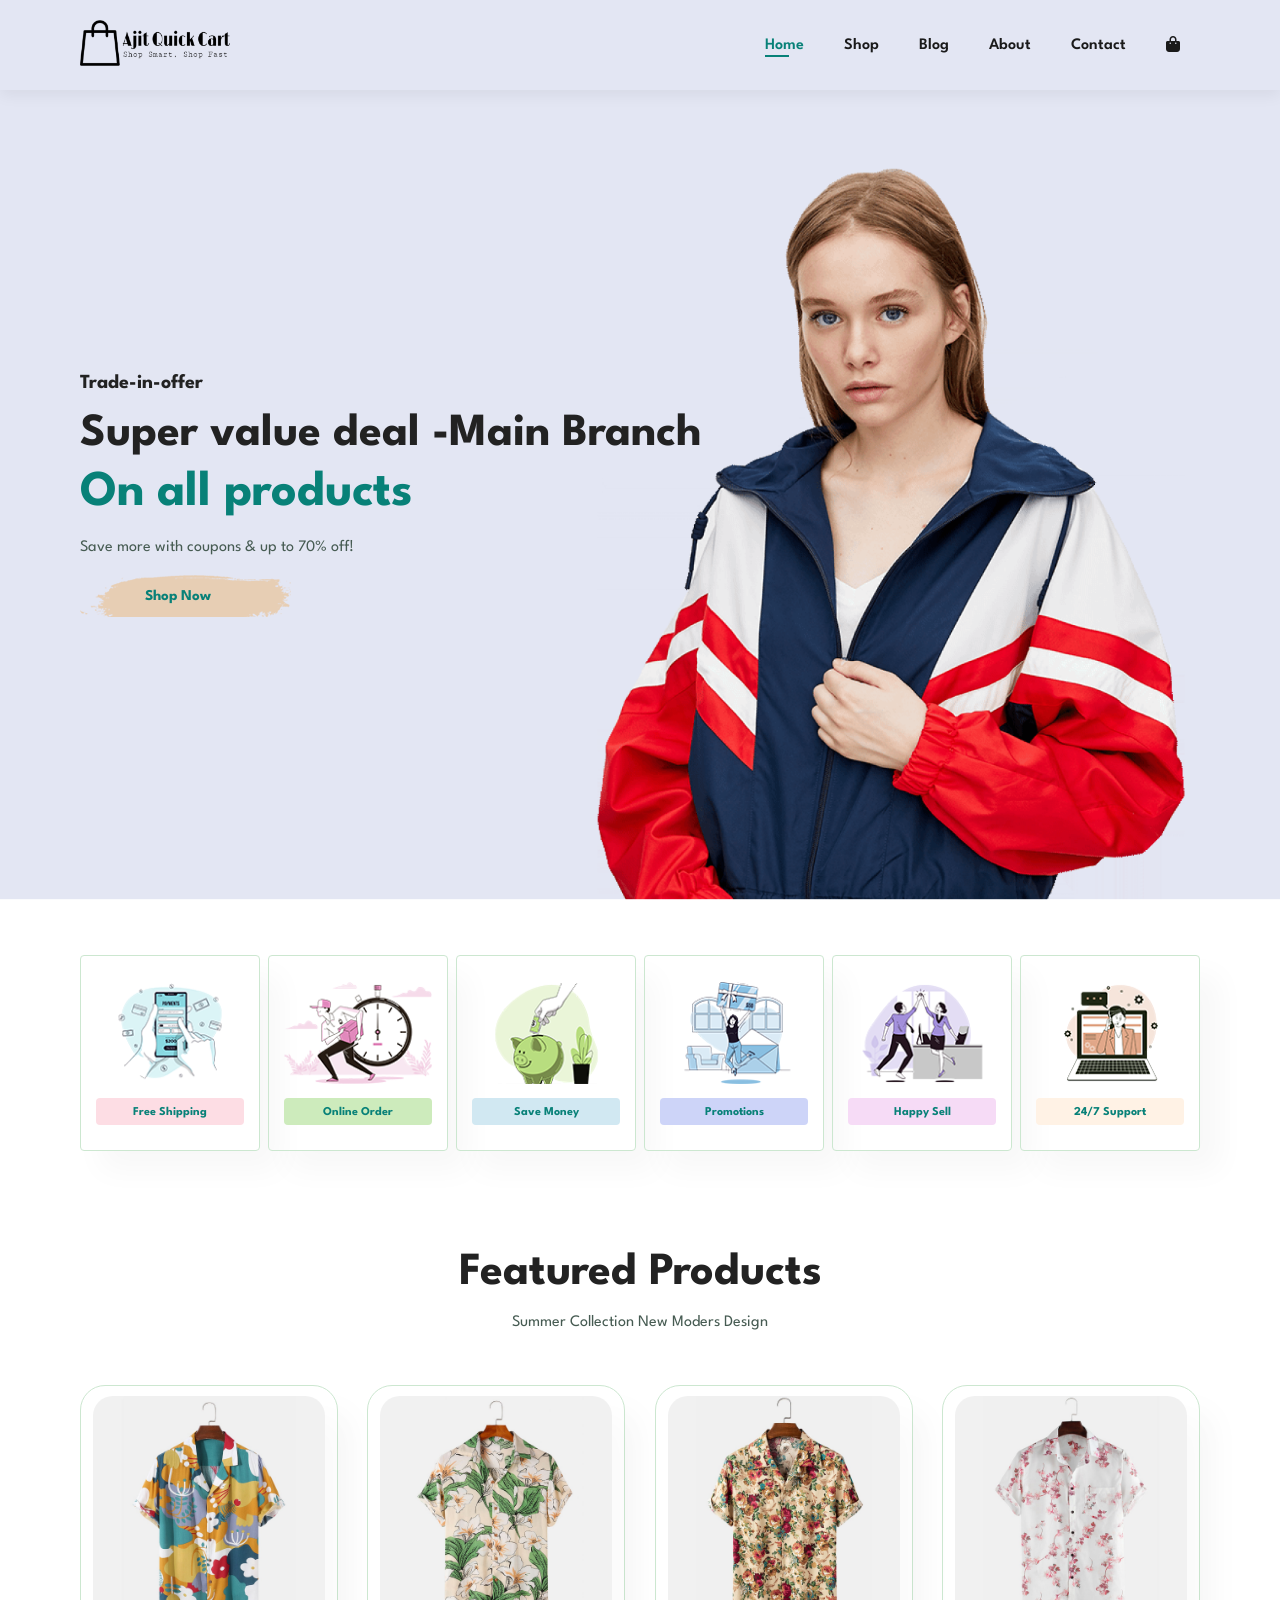
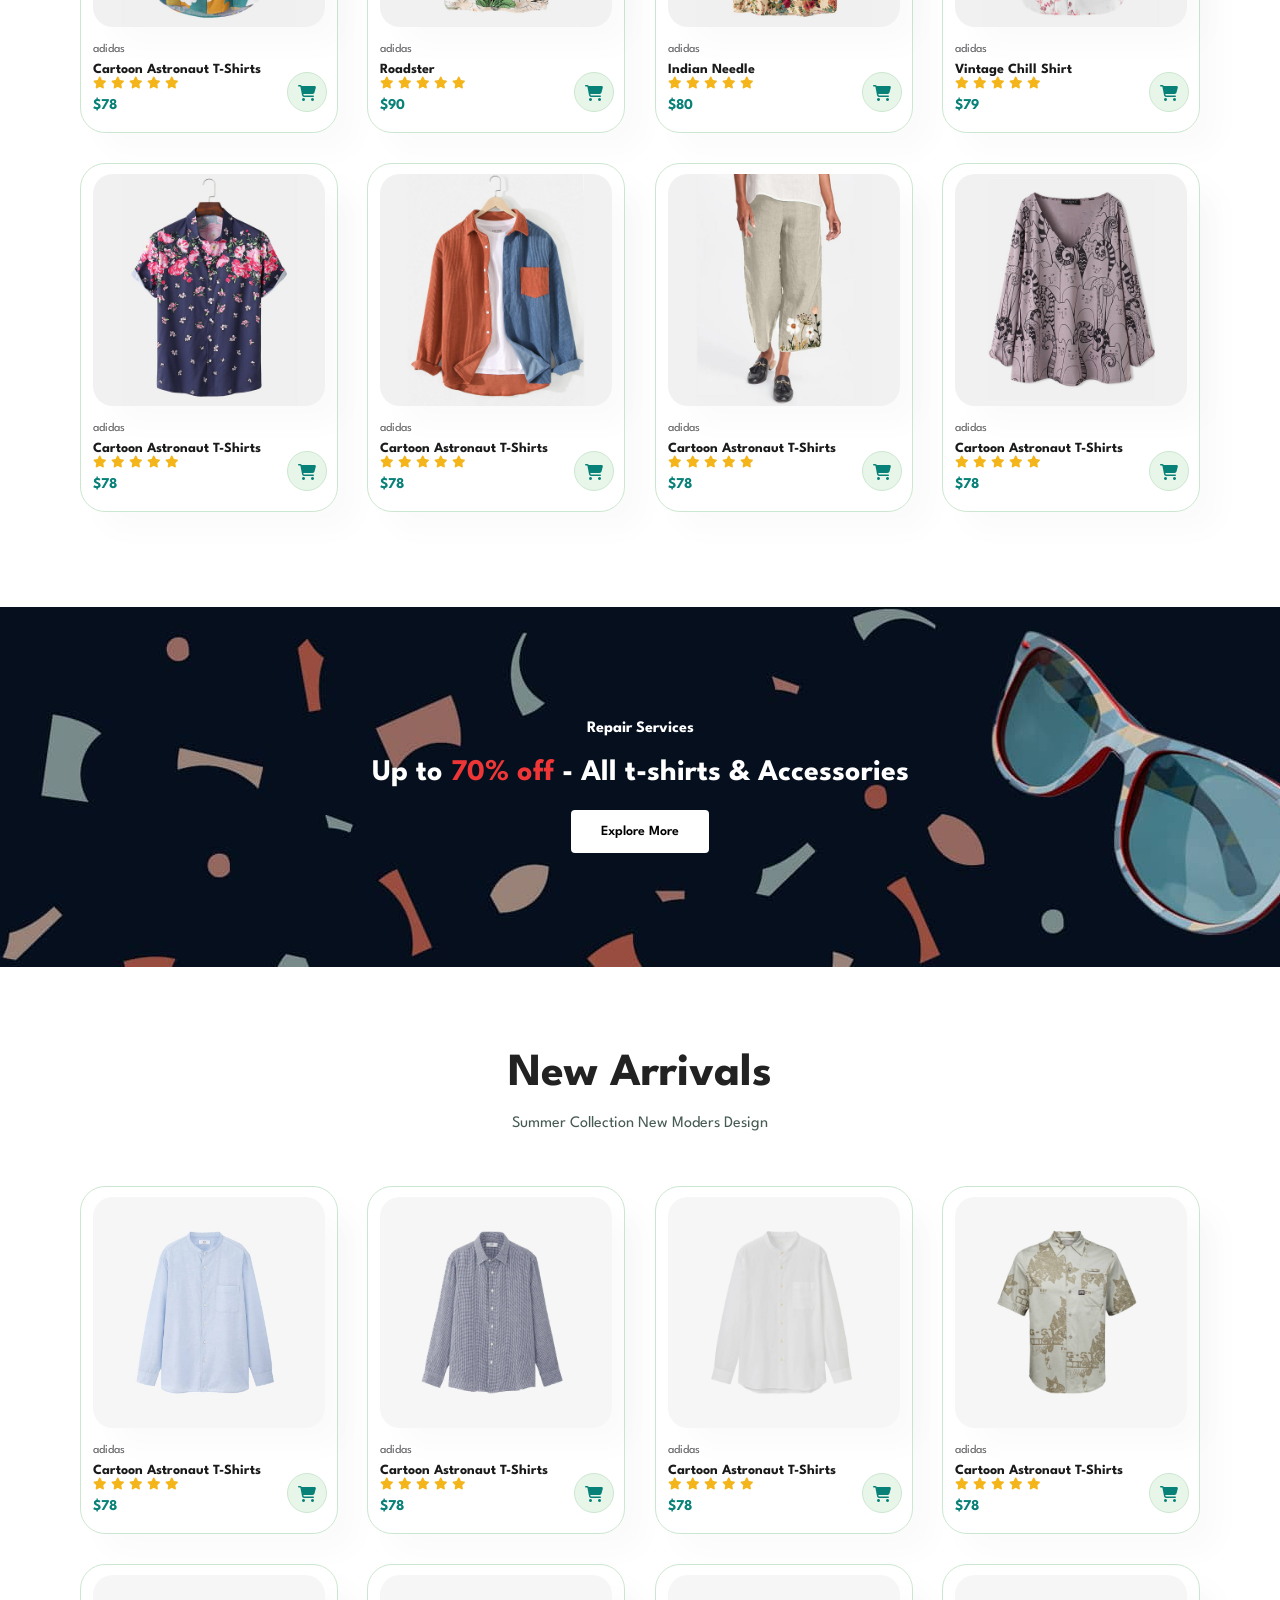
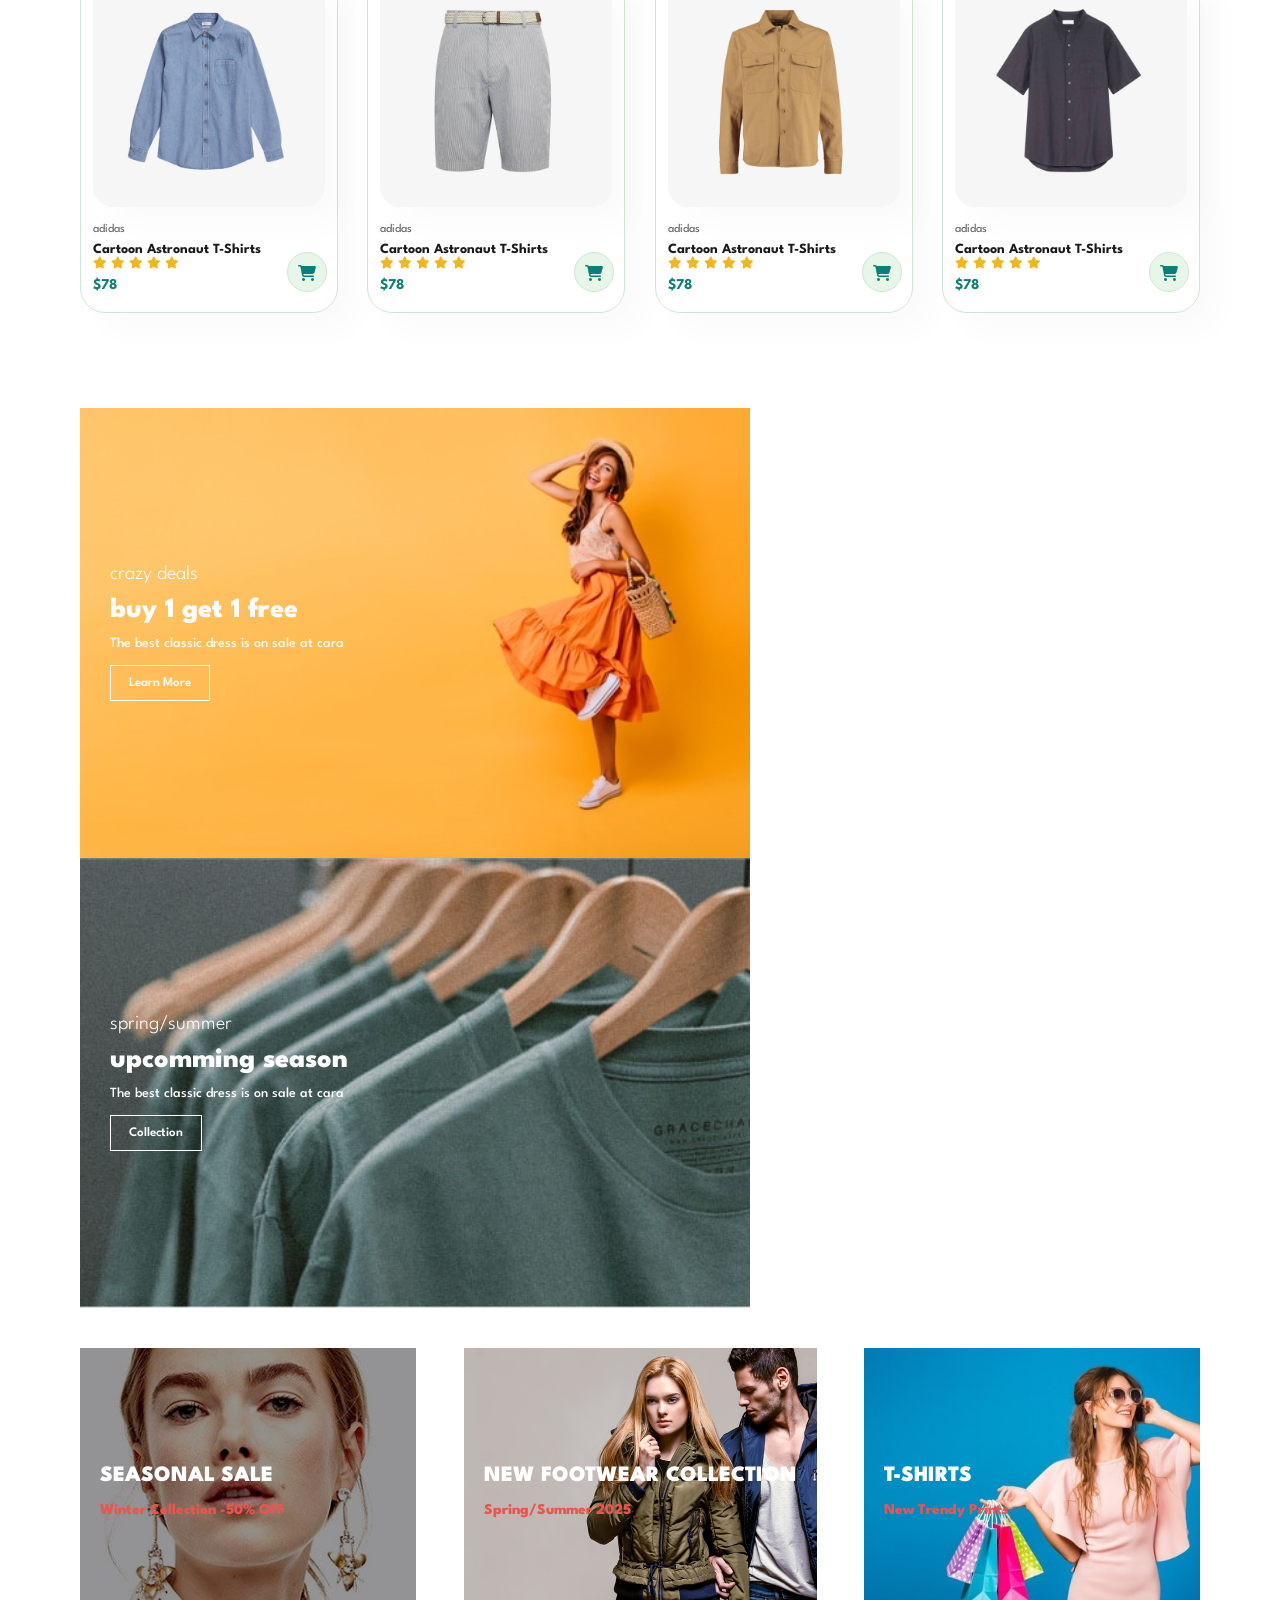
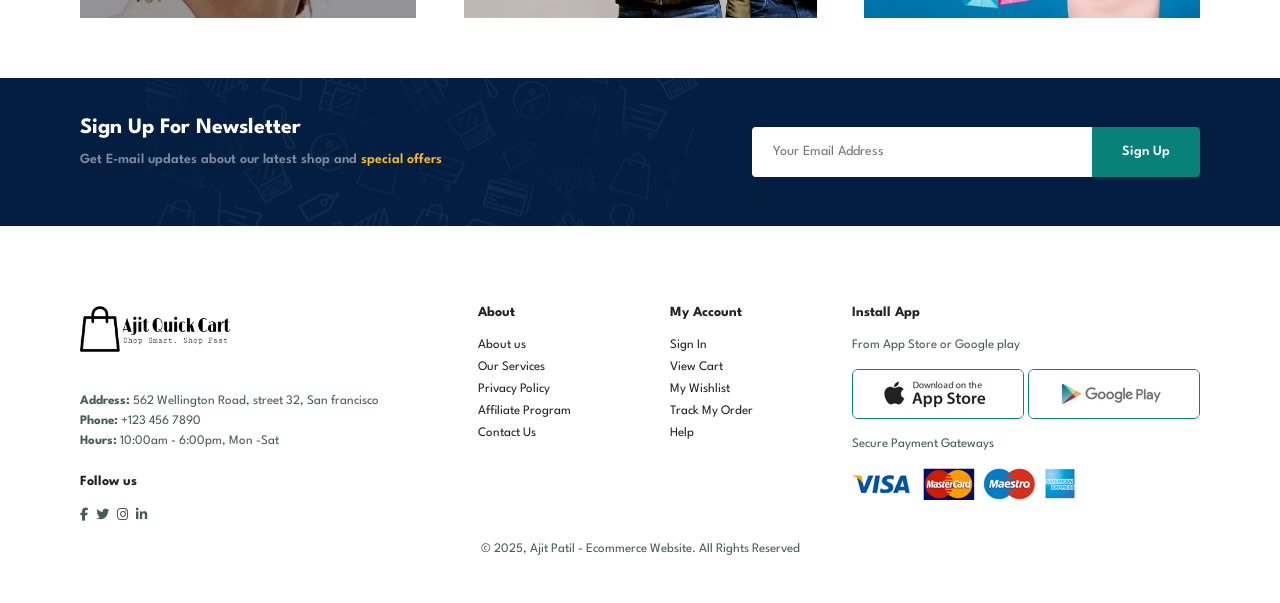
<file: index.html>
<!doctype html>
<html lang="en">
  <head>
    <meta charset="UTF-8" />
    <meta http-equiv="X-UA-Compatible" content="IE=edge" />
    <meta name="viewport" content="width=device-width, initial-scale=1.0" />
    <title>Ajit Quick Cart Ecommerce Website</title>
    <link
      href="https://cdnjs.cloudflare.com/ajax/libs/font-awesome/6.5.0/css/all.min.css"
      rel="stylesheet"
    />

    <link rel="stylesheet" href="style.css" />
    <link rel="icon" href="icon.svg" />
  </head>

  <body>
    <section id="header">
      <a href="index.html"
        ><img src="Quick cart.png" alt="" class="logo" width="150px"
      /></a>
      <div>
        <ul id="navbar">
          <li><a class="active" href="index.html">Home</a></li>
          <li><a href="shop.html">Shop</a></li>
          <li><a href="blog.html">Blog</a></li>
          <li><a href="about.html">About</a></li>
          <li><a href="contact.html">Contact</a></li>
          <li id="lg-bag">
            <a href="cart.html"><i class="fa-solid fa-bag-shopping"></i></a>
          </li>
          <a href="#" id="close"><i class="fa-solid fa-xmark"></i></a>
        </ul>
      </div>
      <div id="mobile">
        <a href=""><i class="fa-solid fa-bag-shopping"></i></a>
        <i id="bar" class="fas fa-outdent"></i>
      </div>
    </section>
    <section id="hero">
      <h4>Trade-in-offer</h4>
      <h2>Super value deal -Main Branch</h2>
      <h1>On all products</h1>
      <p>Save more with coupons & up to 70% off!</p>
      <a href="shop.html"> <button>Shop Now</button></a>
    </section>
    <section id="feature" class="section-p1">
      <div class="fe-box">
        <img src="img/features/f1.png" alt="" />
        <h6>Free Shipping</h6>
      </div>
      <div class="fe-box">
        <img src="img/features/f2.png" alt="" />
        <h6>Online Order</h6>
      </div>
      <div class="fe-box">
        <img src="img/features/f3.png" alt="" />
        <h6>Save Money</h6>
      </div>
      <div class="fe-box">
        <img src="img/features/f4.png" alt="" />
        <h6>Promotions</h6>
      </div>
      <div class="fe-box">
        <img src="img/features/f5.png" alt="" />
        <h6>Happy Sell</h6>
      </div>
      <div class="fe-box">
        <img src="img/features/f6.png" alt="" />
        <h6>24/7 Support</h6>
      </div>
    </section>
    <section id="product1" class="section-p1">
      <h2>Featured Products</h2>
      <p>Summer Collection New Moders Design</p>
      <div class="pro-container">
        <div class="pro">
          <img src="img/products/f1.jpg" alt="" />
          <div class="des">
            <span>adidas</span>
            <h5>Cartoon Astronaut T-Shirts</h5>
            <div class="star">
              <i class="fas fa-star"></i>
              <i class="fas fa-star"></i>
              <i class="fas fa-star"></i>
              <i class="fas fa-star"></i>
              <i class="fas fa-star"></i>
            </div>
            <h4>$78</h4>
          </div>
          <a
            href="#"
            class="add-to-cart"
            data-product-id="1"
            data-product-name="Cartoon Astronaut T-Shirts"
            data-product-price="78"
            data-product-image="img/products/f1.jpg"
          >
            <i class="fa-regular fa-cart-shopping cart"></i>
          </a>
        </div>
        <div class="pro">
          <img src="img/products/f2.jpg" alt="" />
          <div class="des">
            <span>adidas</span>
            <h5>Roadster</h5>
            <div class="star">
              <i class="fas fa-star"></i>
              <i class="fas fa-star"></i>
              <i class="fas fa-star"></i>
              <i class="fas fa-star"></i>
              <i class="fas fa-star"></i>
            </div>
            <h4>$90</h4>
          </div>
          <a
            href="#"
            class="add-to-cart"
            data-product-id="2"
            data-product-name="Roadster"
            data-product-price="90"
            data-product-image="img/products/f2.jpg"
            ><i class="fa-regular fa-cart-shopping cart"></i
          ></a>
        </div>
        <div class="pro">
          <img src="img/products/f3.jpg" alt="" />
          <div class="des">
            <span>adidas</span>
            <h5>Indian Needle</h5>
            <div class="star">
              <i class="fas fa-star"></i>
              <i class="fas fa-star"></i>
              <i class="fas fa-star"></i>
              <i class="fas fa-star"></i>
              <i class="fas fa-star"></i>
            </div>
            <h4>$80</h4>
          </div>
          <a
            href="#"
            class="add-to-cart"
            data-product-id="3"
            data-product-name="Indian Needle"
            data-product-price="80"
            data-product-image="img/products/f3.jpg"
            ><i class="fa-regular fa-cart-shopping cart"></i
          ></a>
        </div>
        <div class="pro">
          <img src="img/products/f4.jpg" alt="" />
          <div class="des">
            <span>adidas</span>
            <h5>Vintage Chill Shirt</h5>
            <div class="star">
              <i class="fas fa-star"></i>
              <i class="fas fa-star"></i>
              <i class="fas fa-star"></i>
              <i class="fas fa-star"></i>
              <i class="fas fa-star"></i>
            </div>
            <h4>$79</h4>
          </div>
          <a
            href="#"
            class="add-to-cart"
            data-product-id="4"
            data-product-name="Vintage Chill Shirt"
            data-product-price="79"
            data-product-image="img/products/f4.jpg"
            ><i class="fa-regular fa-cart-shopping cart"></i
          ></a>
        </div>
        <div class="pro">
          <img src="img/products/f5.jpg" alt="" />
          <div class="des">
            <span>adidas</span>
            <h5>Cartoon Astronaut T-Shirts</h5>
            <div class="star">
              <i class="fas fa-star"></i>
              <i class="fas fa-star"></i>
              <i class="fas fa-star"></i>
              <i class="fas fa-star"></i>
              <i class="fas fa-star"></i>
            </div>
            <h4>$78</h4>
          </div>
          <a
            href="#"
            class="add-to-cart"
            data-product-id="5"
            data-product-name="Cartoon Astronaut T-Shirts"
            data-product-price="78"
            data-product-image="img/products/f5.jpg"
            ><i class="fa-regular fa-cart-shopping cart"></i
          ></a>
        </div>
        <div class="pro">
          <img src="img/products/f6.jpg" alt="" />
          <div class="des">
            <span>adidas</span>
            <h5>Cartoon Astronaut T-Shirts</h5>
            <div class="star">
              <i class="fas fa-star"></i>
              <i class="fas fa-star"></i>
              <i class="fas fa-star"></i>
              <i class="fas fa-star"></i>
              <i class="fas fa-star"></i>
            </div>
            <h4>$78</h4>
          </div>
          <a
            href="#"
            class="add-to-cart"
            data-product-id="6"
            data-product-name="Cartoon Astronaut T-Shirts"
            data-product-price="78"
            data-product-image="img/products/f6.jpg"
            ><i class="fa-regular fa-cart-shopping cart"></i
          ></a>
        </div>
        <div class="pro">
          <img src="img/products/f7.jpg" alt="" />
          <div class="des">
            <span>adidas</span>
            <h5>Cartoon Astronaut T-Shirts</h5>
            <div class="star">
              <i class="fas fa-star"></i>
              <i class="fas fa-star"></i>
              <i class="fas fa-star"></i>
              <i class="fas fa-star"></i>
              <i class="fas fa-star"></i>
            </div>
            <h4>$78</h4>
          </div>
          <a
            href="#"
            class="add-to-cart"
            data-product-id="7"
            data-product-name="Cartoon Astronaut T-Shirts"
            data-product-price="78"
            data-product-image="img/products/f7.jpg"
            ><i class="fa-regular fa-cart-shopping cart"></i
          ></a>
        </div>
        <div class="pro">
          <img src="img/products/f8.jpg" alt="" />
          <div class="des">
            <span>adidas</span>
            <h5>Cartoon Astronaut T-Shirts</h5>
            <div class="star">
              <i class="fas fa-star"></i>
              <i class="fas fa-star"></i>
              <i class="fas fa-star"></i>
              <i class="fas fa-star"></i>
              <i class="fas fa-star"></i>
            </div>
            <h4>$78</h4>
          </div>
          <a
            href="#"
            class="add-to-cart"
            data-product-id="8"
            data-product-name="Cartoon Astronaut T-Shirts"
            data-product-price="78"
            data-product-image="img/products/f8.jpg"
            ><i class="fa-regular fa-cart-shopping cart"></i
          ></a>
        </div>
      </div>
    </section>
    <section id="banner" class="section-m1">
      <h4>Repair Services</h4>
      <h2>Up to <span>70% off</span> - All t-shirts & Accessories</h2>
      <a href="shop.html"><button class="normal">Explore More</button></a>
    </section>
    <section id="product1" class="section-p1">
      <h2>New Arrivals</h2>
      <p>Summer Collection New Moders Design</p>
      <div class="pro-container">
        <div class="pro">
          <img src="img/products/n1.jpg" alt="" />
          <div class="des">
            <span>adidas</span>
            <h5>Cartoon Astronaut T-Shirts</h5>
            <div class="star">
              <i class="fas fa-star"></i>
              <i class="fas fa-star"></i>
              <i class="fas fa-star"></i>
              <i class="fas fa-star"></i>
              <i class="fas fa-star"></i>
            </div>
            <h4>$78</h4>
          </div>
          <a href="#"><i class="fa-regular fa-cart-shopping cart"></i></a>
        </div>
        <div class="pro">
          <img src="img/products/n2.jpg" alt="" />
          <div class="des">
            <span>adidas</span>
            <h5>Cartoon Astronaut T-Shirts</h5>
            <div class="star">
              <i class="fas fa-star"></i>
              <i class="fas fa-star"></i>
              <i class="fas fa-star"></i>
              <i class="fas fa-star"></i>
              <i class="fas fa-star"></i>
            </div>
            <h4>$78</h4>
          </div>
          <a href="#"><i class="fa-regular fa-cart-shopping cart"></i></a>
        </div>
        <div class="pro">
          <img src="img/products/n3.jpg" alt="" />
          <div class="des">
            <span>adidas</span>
            <h5>Cartoon Astronaut T-Shirts</h5>
            <div class="star">
              <i class="fas fa-star"></i>
              <i class="fas fa-star"></i>
              <i class="fas fa-star"></i>
              <i class="fas fa-star"></i>
              <i class="fas fa-star"></i>
            </div>
            <h4>$78</h4>
          </div>
          <a href="#"><i class="fa-regular fa-cart-shopping cart"></i></a>
        </div>
        <div class="pro">
          <img src="img/products/n4.jpg" alt="" />
          <div class="des">
            <span>adidas</span>
            <h5>Cartoon Astronaut T-Shirts</h5>
            <div class="star">
              <i class="fas fa-star"></i>
              <i class="fas fa-star"></i>
              <i class="fas fa-star"></i>
              <i class="fas fa-star"></i>
              <i class="fas fa-star"></i>
            </div>
            <h4>$78</h4>
          </div>
          <a href="#"><i class="fa-regular fa-cart-shopping cart"></i></a>
        </div>
        <div class="pro">
          <img src="img/products/n5.jpg" alt="" />
          <div class="des">
            <span>adidas</span>
            <h5>Cartoon Astronaut T-Shirts</h5>
            <div class="star">
              <i class="fas fa-star"></i>
              <i class="fas fa-star"></i>
              <i class="fas fa-star"></i>
              <i class="fas fa-star"></i>
              <i class="fas fa-star"></i>
            </div>
            <h4>$78</h4>
          </div>
          <a href="#"><i class="fa-regular fa-cart-shopping cart"></i></a>
        </div>
        <div class="pro">
          <img src="img/products/n6.jpg" alt="" />
          <div class="des">
            <span>adidas</span>
            <h5>Cartoon Astronaut T-Shirts</h5>
            <div class="star">
              <i class="fas fa-star"></i>
              <i class="fas fa-star"></i>
              <i class="fas fa-star"></i>
              <i class="fas fa-star"></i>
              <i class="fas fa-star"></i>
            </div>
            <h4>$78</h4>
          </div>
          <a href="#"><i class="fa-regular fa-cart-shopping cart"></i></a>
        </div>
        <div class="pro">
          <img src="img/products/n7.jpg" alt="" />
          <div class="des">
            <span>adidas</span>
            <h5>Cartoon Astronaut T-Shirts</h5>
            <div class="star">
              <i class="fas fa-star"></i>
              <i class="fas fa-star"></i>
              <i class="fas fa-star"></i>
              <i class="fas fa-star"></i>
              <i class="fas fa-star"></i>
            </div>
            <h4>$78</h4>
          </div>
          <a href="#"><i class="fa-regular fa-cart-shopping cart"></i></a>
        </div>
        <div class="pro">
          <img src="img/products/n8.jpg" alt="" />
          <div class="des">
            <span>adidas</span>
            <h5>Cartoon Astronaut T-Shirts</h5>
            <div class="star">
              <i class="fas fa-star"></i>
              <i class="fas fa-star"></i>
              <i class="fas fa-star"></i>
              <i class="fas fa-star"></i>
              <i class="fas fa-star"></i>
            </div>
            <h4>$78</h4>
          </div>
          <a href="#"><i class="fa-regular fa-cart-shopping cart"></i></a>
        </div>
      </div>
    </section>
    <section id="sm-banner" class="section-p1">
      <div class="banner-box">
        <h4>crazy deals</h4>
        <h2>buy 1 get 1 free</h2>
        <span>The best classic dress is on sale at cara</span>
        <button class="white">Learn More</button>
      </div>
      <div class="banner-box banner-box2">
        <h4>spring/summer</h4>
        <h2>upcomming season</h2>
        <span>The best classic dress is on sale at cara</span>
        <button class="white">Collection</button>
      </div>
    </section>
    <section id="banner3">
      <div class="banner-box">
        <h2>SEASONAL SALE</h2>
        <h3>Winter Collection -50% OFF</h3>
      </div>
      <div class="banner-box banner-box2">
        <h2>NEW FOOTWEAR COLLECTION</h2>
        <h3>Spring/Summer 2025</h3>
      </div>
      <div class="banner-box banner-box3">
        <h2>T-SHIRTS</h2>
        <h3>New Trendy Prints</h3>
      </div>
    </section>
    <section id="newsletter" class="section-p1 section-m1">
      <div class="newstext">
        <h4>Sign Up For Newsletter</h4>
        <p>
          Get E-mail updates about our latest shop and
          <span>special offers</span>
        </p>
      </div>
      <div class="form">
        <input type="text" placeholder="Your Email Address" />
        <button class="normal">Sign Up</button>
      </div>
    </section>
    <footer class="section-p1">
      <div class="col">
        <a href="index.html"
          ><img src="Quick cart.png" alt="" class="logo" width="150px"
        /></a>
        <p>
          <strong>Address: </strong>562 Wellington Road, street 32, San
          francisco
        </p>
        <p><strong>Phone: </strong>+123 456 7890</p>
        <p><strong>Hours: </strong> 10:00am - 6:00pm, Mon -Sat</p>
        <div class="follow">
          <h4>Follow us</h4>
          <div class="icon">
            <a href="#"><i class="fab fa-facebook-f"></i></a>
            <a href="#"><i class="fab fa-twitter"></i></a>
            <a href="#"><i class="fab fa-instagram"></i></a>
            <a href="#"><i class="fab fa-linkedin-in"></i></a>
          </div>
        </div>
      </div>
      <div class="col">
        <h4>About</h4>
        <a href="./about.html">About us</a>
        <a href="shop.html">Our Services</a>
        <a href="contact.html">Privacy Policy</a>
        <a href="blog.html">Affiliate Program</a>
        <a href="contact.html">Contact Us</a>
      </div>
      <div class="col">
        <h4>My Account</h4>
        <a href="#">Sign In</a>
        <a href="cart.html">View Cart</a>
        <a href="#">My Wishlist</a>
        <a href="cart.html">Track My Order</a>
        <a href="contact.html">Help</a>
      </div>
      <div class="col install">
        <h4>Install App</h4>
        <p>From App Store or Google play</p>
        <div class="row">
          <a href="#"><img src="./img/pay/app.jpg" alt="app-store" /></a>
          <a href="#"><img src="./img/pay/play.jpg" alt="play-store" /></a>
        </div>
        <p>Secure Payment Gateways</p>
        <img src="img/pay/pay.png" alt="payment" />
      </div>
      <div class="copyright">
        <p>&copy; 2025, Ajit Patil - Ecommerce Website. All Rights Reserved</p>
      </div>
    </footer>

    <script src="script.js"></script>
  </body>
</html>
</file>
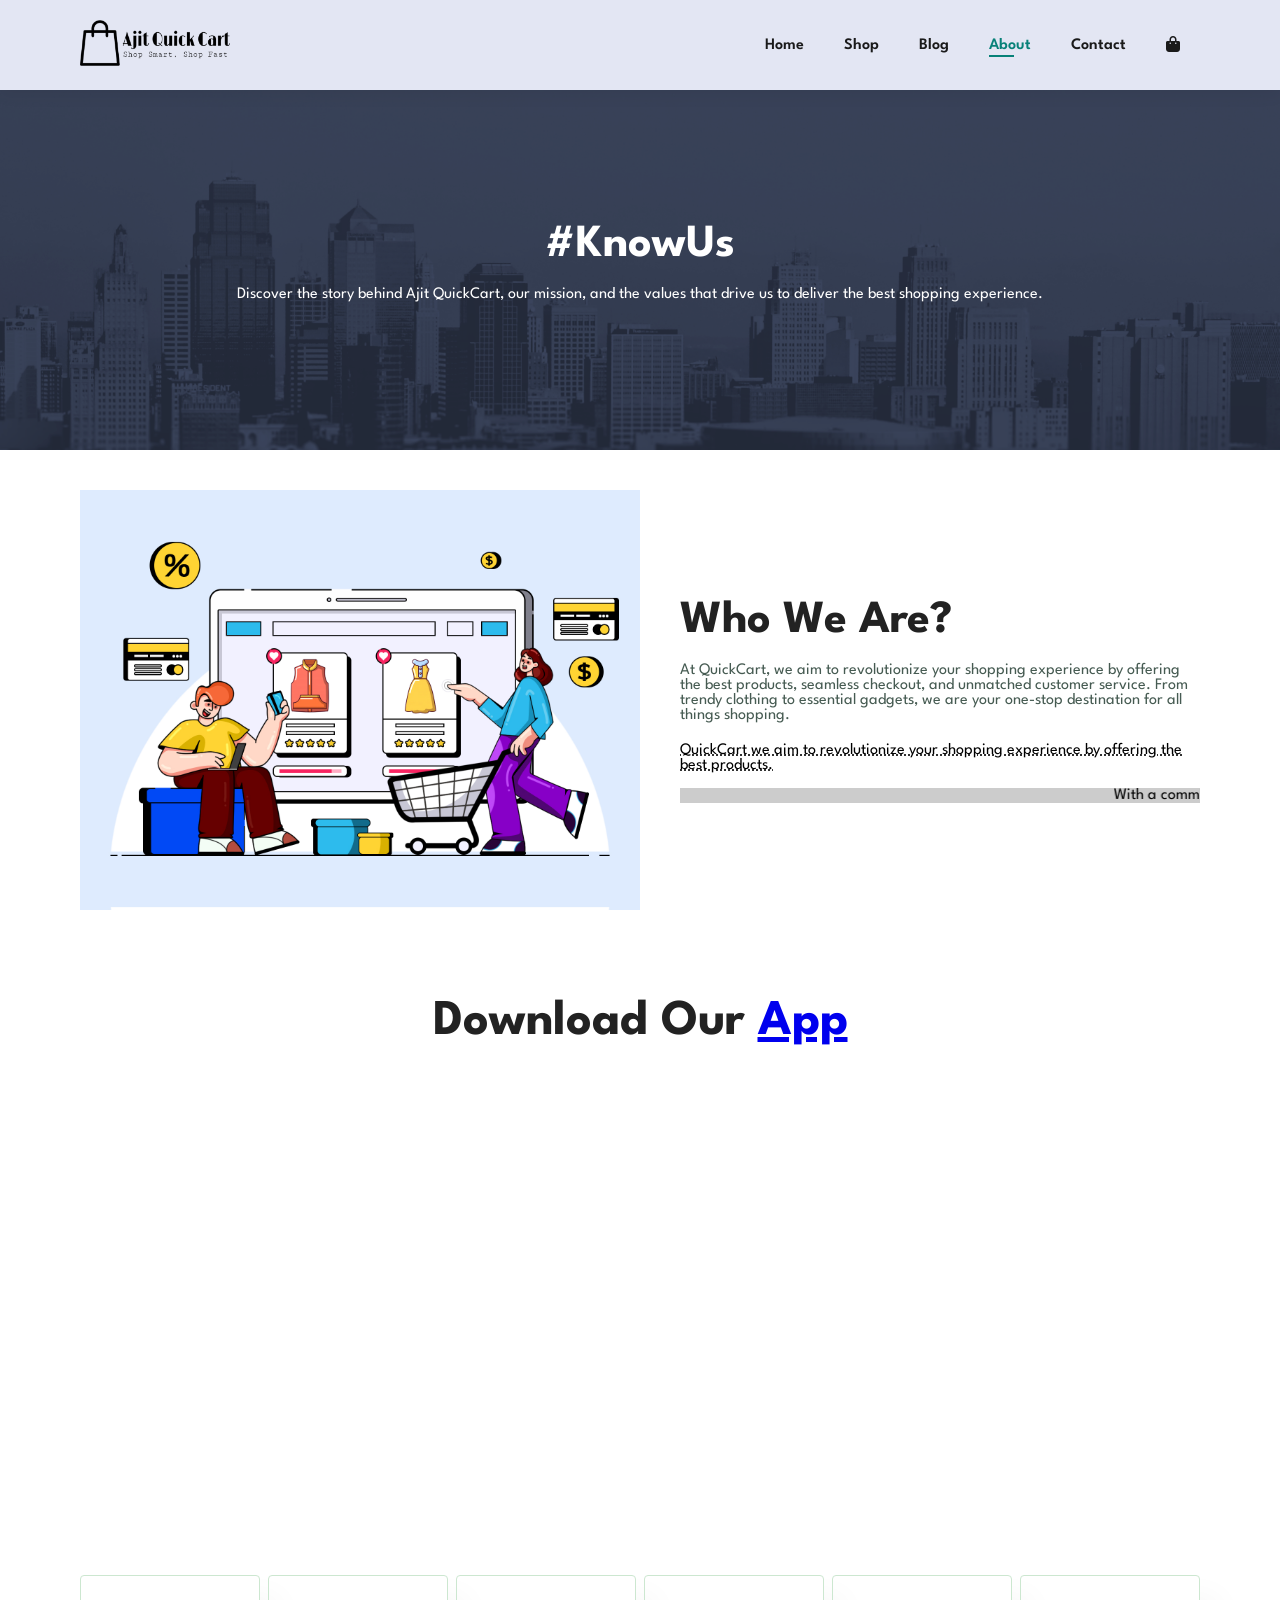
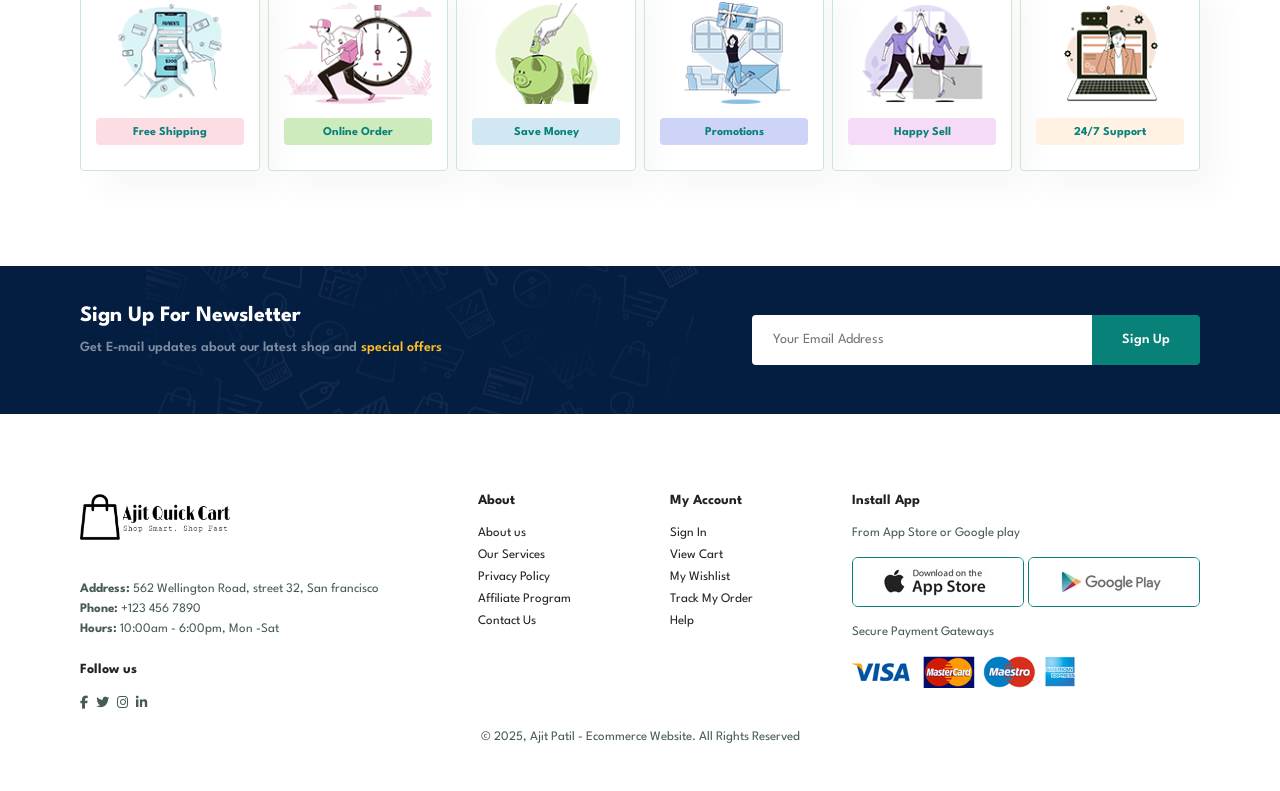
<file: about.html>
<!DOCTYPE html>
<html lang="en">

<head>
  <meta charset="UTF-8" />
  <meta http-equiv="X-UA-Compatible" content="IE=edge" />
  <meta name="viewport" content="width=device-width, initial-scale=1.0" />
  <title>Ecommerce Website</title>
  <link href="https://cdnjs.cloudflare.com/ajax/libs/font-awesome/6.5.0/css/all.min.css" rel="stylesheet" />

  <link rel="stylesheet" href="style.css" />
</head>

<body>
  <section id="header">
    <a href="index.html"><img src="Quick cart.png" alt="" class="logo" width="150px" /></a>
    <div>
      <ul id="navbar">
        <li><a href="index.html">Home</a></li>
        <li><a href="shop.html">Shop</a></li>
        <li><a href="blog.html">Blog</a></li>
        <li><a class="active" href="about.html">About</a></liclass="active">
        <li><a href="contact.html">Contact</a></li>
        <li id="lg-bag">
          <a href="cart.html"><i class="fa-solid fa-bag-shopping"></i></a>
        </li>
        <a href="#" id="close"><i class="fa-solid fa-xmark"></i></a>
      </ul>
    </div>
    <div id="mobile">
      <a href=""><i class="fa-solid fa-bag-shopping"></i></a>
      <i id="bar" class="fas fa-outdent"></i>
    </div>
  </section>
  <section id="page-header" class="about-header">
    <h2>#KnowUs</h2>
    <p>Discover the story behind Ajit QuickCart, our mission, and the values that drive us to deliver the best shopping
      experience.</p>
  </section>

  <section id="about-head" class="section-p1">
    <img src="./img/about/a6.jpg" alt="">
    <div>
      <h2>Who We Are?</h2>
      <p>At QuickCart, we aim to revolutionize your shopping experience by offering the best products, seamless
        checkout, and unmatched customer service.
        From trendy clothing to essential gadgets, we are your one-stop destination for all things shopping.</p>
      <abbr title="">QuickCart we aim to revolutionize your shopping experience by offering the best products.</abbr>
      <br><br>
      <marquee bgcolor="#ccc" loop="-1" scrollamount="5" width="100%">With a commitment to quality and convenience, we
        bring products from trusted sellers right to your doorstep. Your satisfaction is our priority.</marquee>

    </div>
  </section>

  <section id="about-app" class="section-p1">
    <h1>Download Our <a href="#">App</a></h1>
    <div class="video">
      <video autoplay muted loop src="./img/about/1.mp4"></video>
    </div>

  </section>
  <section id="feature" class="section-p1">
    <div class="fe-box">
      <img src="img/features/f1.png" alt="" />
      <h6>Free Shipping</h6>
    </div>
    <div class="fe-box">
      <img src="img/features/f2.png" alt="" />
      <h6>Online Order</h6>
    </div>
    <div class="fe-box">
      <img src="img/features/f3.png" alt="" />
      <h6>Save Money</h6>
    </div>
    <div class="fe-box">
      <img src="img/features/f4.png" alt="" />
      <h6>Promotions</h6>
    </div>
    <div class="fe-box">
      <img src="img/features/f5.png" alt="" />
      <h6>Happy Sell</h6>
    </div>
    <div class="fe-box">
      <img src="img/features/f6.png" alt="" />
      <h6>24/7 Support</h6>
    </div>
  </section>

  <section id="newsletter" class="section-p1 section-m1">
    <div class="newstext">
      <h4>Sign Up For Newsletter</h4>
      <p>
        Get E-mail updates about our latest shop and
        <span>special offers</span>
      </p>
    </div>
    <div class="form">
      <input type="text" placeholder="Your Email Address" />
      <button class="normal">Sign Up</button>
    </div>
  </section>

  <footer class="section-p1">
    <div class="col">
      <a href="index.html"><img src="Quick cart.png" alt="" class="logo" width="150px" /></a>
      <p>
        <strong>Address: </strong>562 Wellington Road, street 32, San
        francisco
      </p>
      <p><strong>Phone: </strong>+123 456 7890</p>
      <p><strong>Hours: </strong> 10:00am - 6:00pm, Mon -Sat</p>
      <div class="follow">
        <h4>Follow us</h4>
        <div class="icon">
          <a href="#"><i class="fab fa-facebook-f"></i></a>
          <a href="#"><i class="fab fa-twitter"></i></a>
          <a href="#"><i class="fab fa-instagram"></i></a>
          <a href="#"><i class="fab fa-linkedin-in"></i></a>
        </div>
      </div>
    </div>
    <div class="col">
      <h4>About</h4>
      <a href="./about.html">About us</a>
      <a href="shop.html">Our Services</a>
      <a href="contact.html">Privacy Policy</a>
      <a href="blog.html">Affiliate Program</a>
      <a href="contact.html">Contact Us</a>
    </div>
    <div class="col">
      <h4>My Account</h4>
      <a href="#">Sign In</a>
      <a href="cart.html">View Cart</a>
      <a href="#">My Wishlist</a>
      <a href="cart.html">Track My Order</a>
      <a href="contact.html">Help</a>
    </div>
    <div class="col install">
      <h4>Install App</h4>
      <p>From App Store or Google play</p>
      <div class="row">
        <a href="#"><img src="./img/pay/app.jpg" alt="app-store" /></a>
        <a href="#"><img src="./img/pay/play.jpg" alt="play-store" /></a>
      </div>
      <p>Secure Payment Gateways</p>
      <img src="img/pay/pay.png" alt="payment" />
    </div>
    <div class="copyright">
      <p>&copy; 2025, Ajit Patil - Ecommerce Website. All Rights Reserved</p>
    </div>
  </footer>

  <script src="script.js"></script>
</body>

</html>
</file>
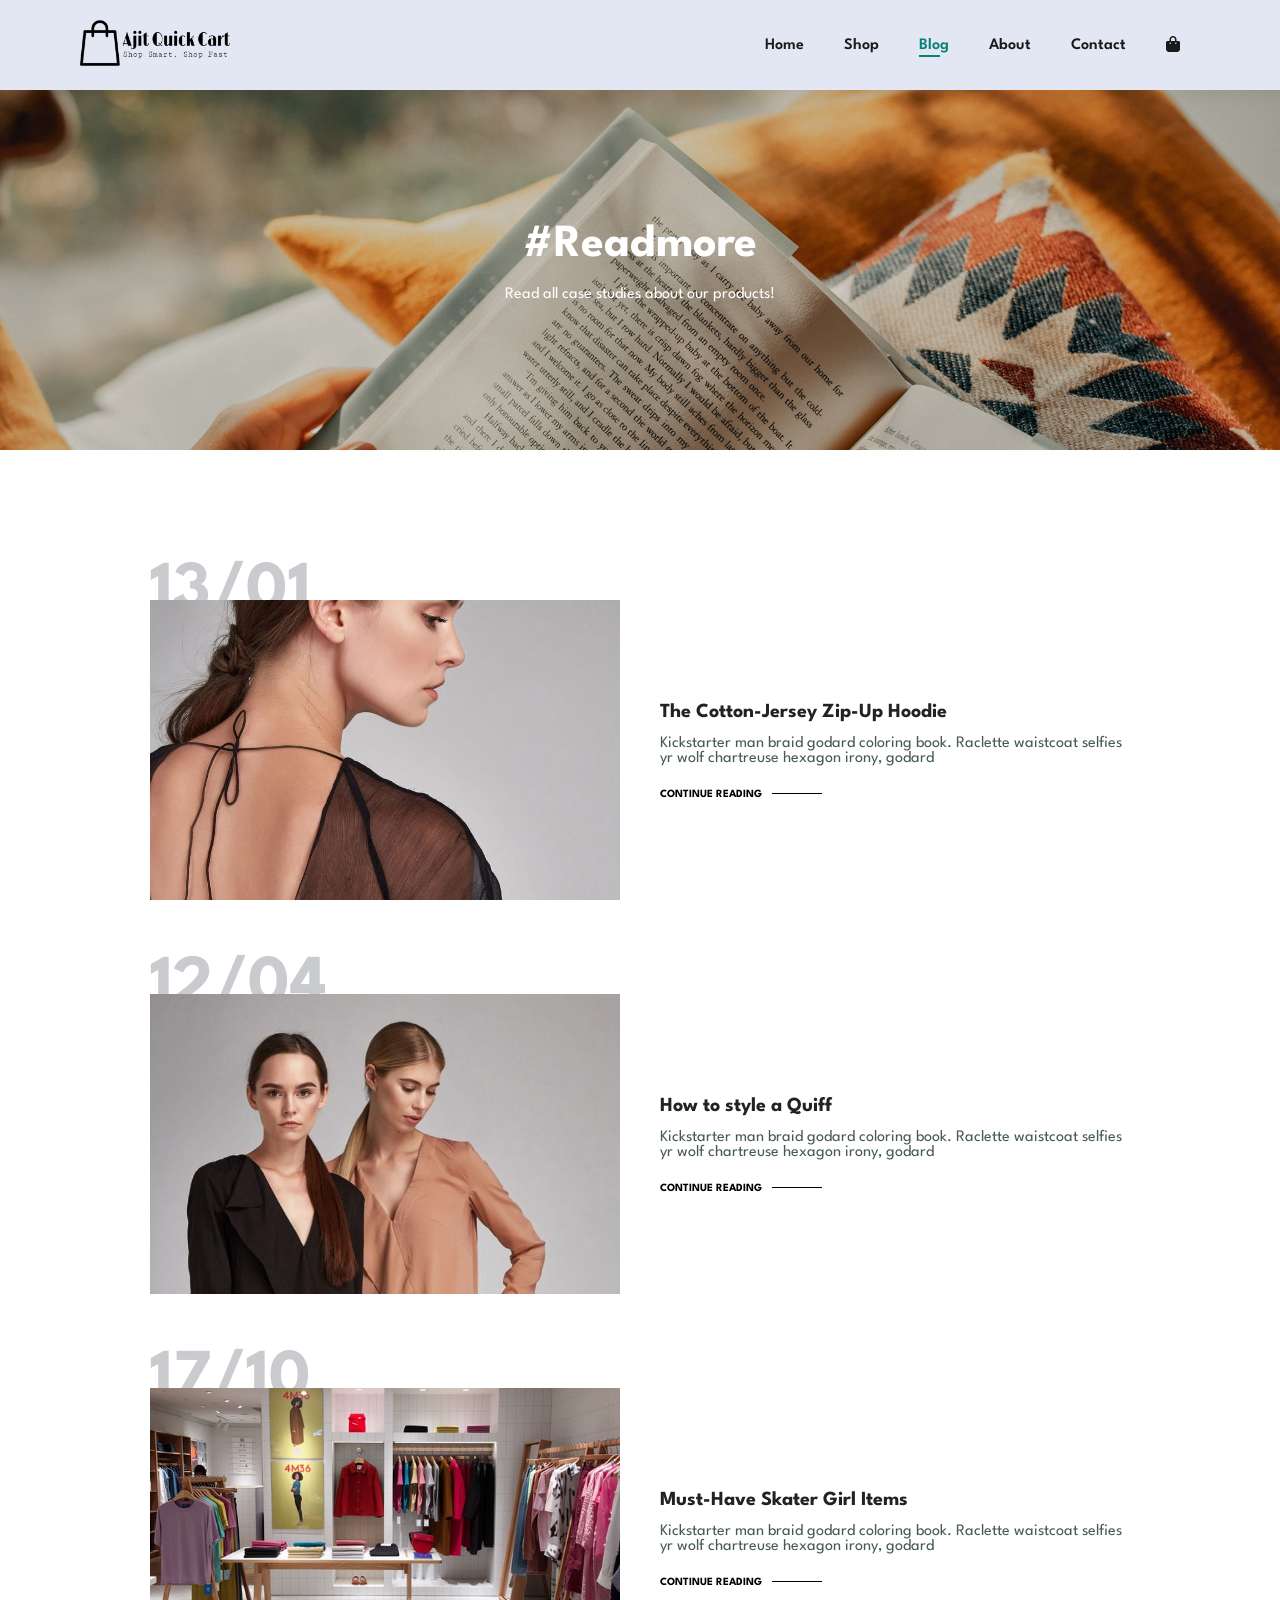
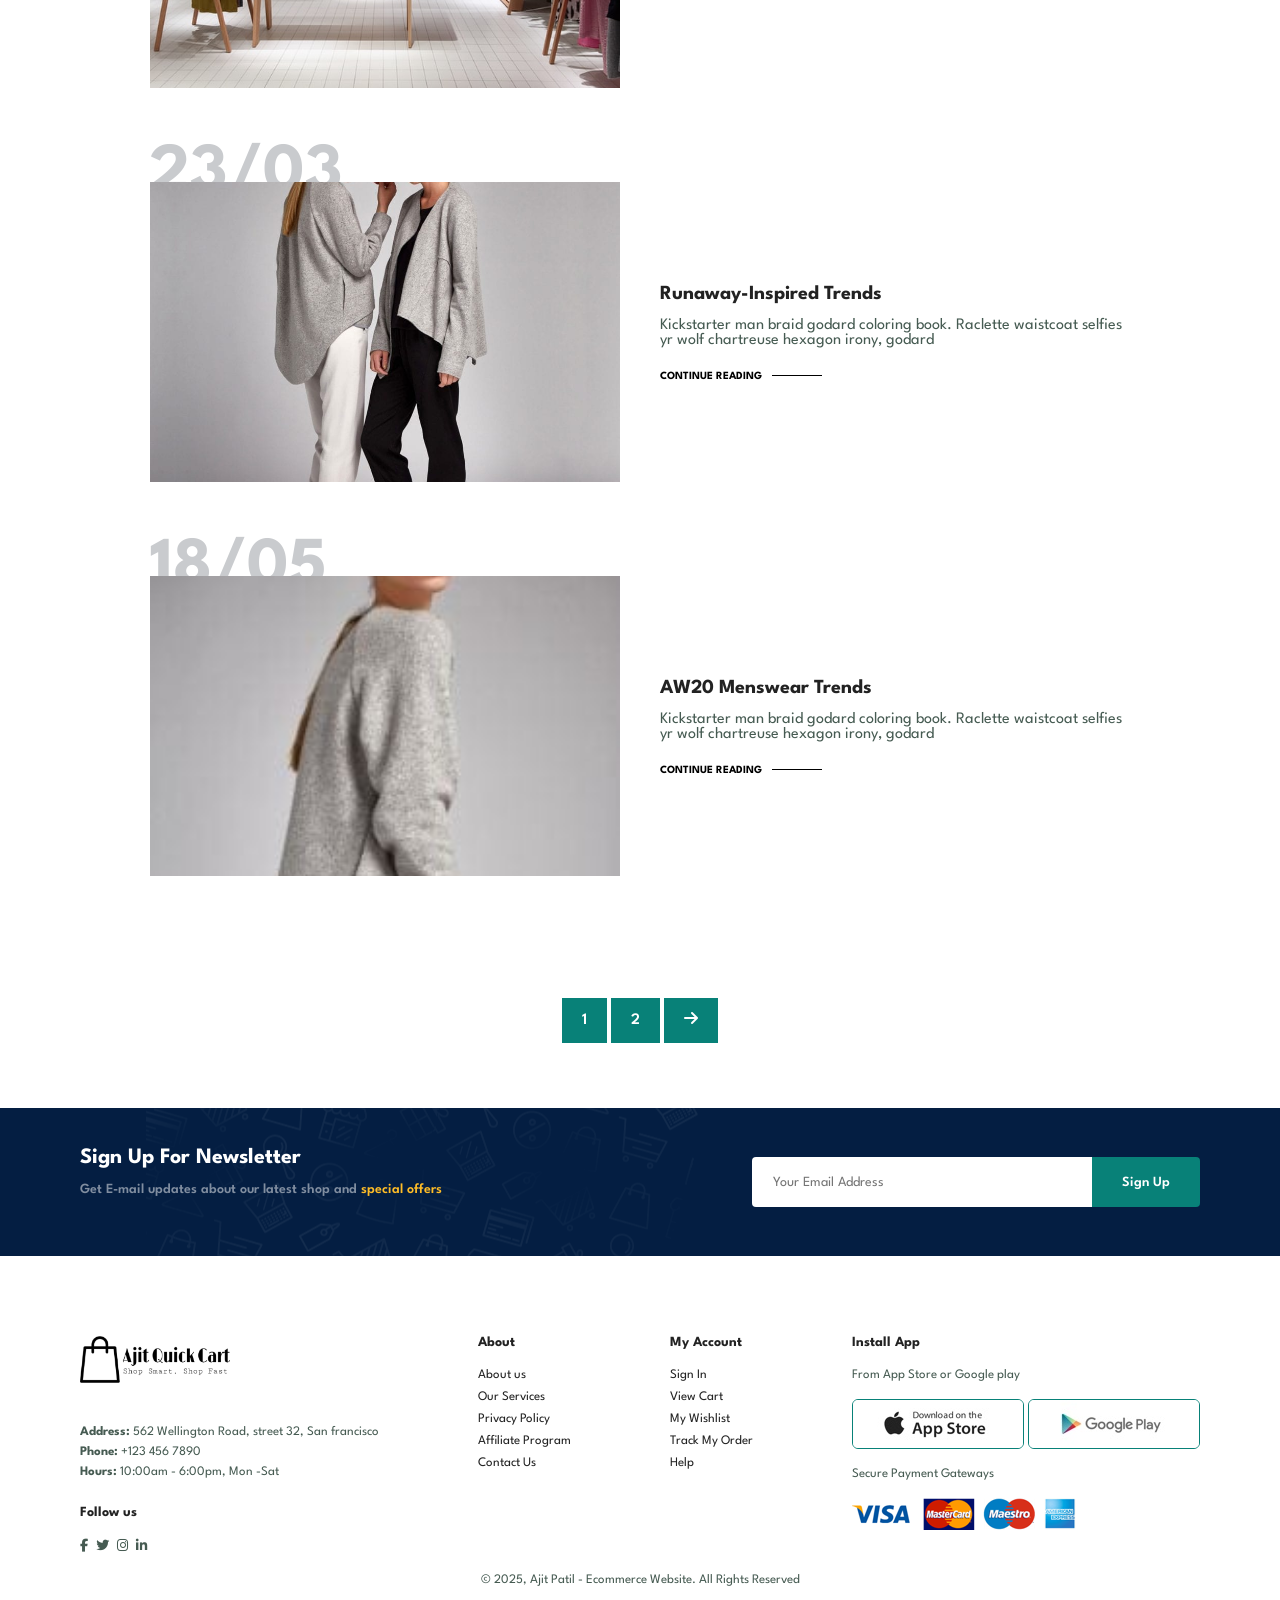
<file: blog.html>
<!DOCTYPE html>
<html lang="en">

<head>
  <meta charset="UTF-8" />
  <meta http-equiv="X-UA-Compatible" content="IE=edge" />
  <meta name="viewport" content="width=device-width, initial-scale=1.0" />
  <title>Ecommerce Website</title>
  <link href="https://cdnjs.cloudflare.com/ajax/libs/font-awesome/6.5.0/css/all.min.css" rel="stylesheet" />

  <link rel="stylesheet" href="style.css" />
</head>

<body>
  <section id="header">
    <a href="index.html"><img src="Quick cart.png" alt="" class="logo" width="150px" /></a>
    <div>
      <ul id="navbar">
        <li><a href="index.html">Home</a></li>
        <li><a href="shop.html">Shop</a></li>
        <li><a class="active" href="blog.html">Blog</a></li>
        <li><a href="about.html">About</a></liclass="active">
        <li><a href="contact.html">Contact</a></li>
        <li id="lg-bag">
          <a href="cart.html"><i class="fa-solid fa-bag-shopping"></i></a>
        </li>
        <a href="#" id="close"><i class="fa-solid fa-xmark"></i></a>
      </ul>
    </div>
    <div id="mobile">
      <a href=""><i class="fa-solid fa-bag-shopping"></i></a>
      <i id="bar" class="fas fa-outdent"></i>
    </div>
  </section>
  <section id="page-header" class="blog-header">
    <h2>#Readmore</h2>
    <p>Read all case studies about our products!</p>
  </section>
  <section id="blog">
    <div class="blog-box">
      <div class="blog-img">
        <img src="img/blog/b1.jpg" alt="">
      </div>
      <div class="blog-details">
        <h4>The Cotton-Jersey Zip-Up Hoodie</h4>
        <p>Kickstarter man braid godard coloring book. Raclette waistcoat selfies yr wolf chartreuse hexagon irony,
          godard</p>
        <a href="#">CONTINUE READING</a>
      </div>
      <h1>13/01</h1>
    </div>
    <div class="blog-box">
      <div class="blog-img">
        <img src="img/blog/b2.jpg" alt="">
      </div>
      <div class="blog-details">
        <h4>How to style a Quiff</h4>
        <p>Kickstarter man braid godard coloring book. Raclette waistcoat selfies yr wolf chartreuse hexagon irony,
          godard</p>
        <a href="#">CONTINUE READING</a>
      </div>
      <h1>12/04</h1>
    </div>
    <div class="blog-box">
      <div class="blog-img">
        <img src="img/blog/b3.jpg" alt="">
      </div>
      <div class="blog-details">
        <h4>Must-Have Skater Girl Items</h4>
        <p>Kickstarter man braid godard coloring book. Raclette waistcoat selfies yr wolf chartreuse hexagon irony,
          godard</p>
        <a href="#">CONTINUE READING</a>
      </div>
      <h1>17/10</h1>
    </div>
    <div class="blog-box">
      <div class="blog-img">
        <img src="img/blog/b4.jpg" alt="">
      </div>
      <div class="blog-details">
        <h4>Runaway-Inspired Trends</h4>
        <p>Kickstarter man braid godard coloring book. Raclette waistcoat selfies yr wolf chartreuse hexagon irony,
          godard</p>
        <a href="#">CONTINUE READING</a>
      </div>
      <h1>23/03</h1>
    </div>
    <div class="blog-box">
      <div class="blog-img">
        <img src="img/blog/b5.jpg" alt="">
      </div>
      <div class="blog-details">
        <h4>AW20 Menswear Trends</h4>
        <p>Kickstarter man braid godard coloring book. Raclette waistcoat selfies yr wolf chartreuse hexagon irony,
          godard</p>
        <a href="#">CONTINUE READING</a>
      </div>
      <h1>18/05</h1>
    </div>
  </section>
  <section id="pagination" class="section-p1">
    <a href="#">1</a>
    <a href="#">2</a>
    <a href="#"><i class="fa-solid fa-arrow-right"></i></a>
  </section>
  <section id="newsletter" class="section-p1 section-m1">
    <div class="newstext">
      <h4>Sign Up For Newsletter</h4>
      <p>
        Get E-mail updates about our latest shop and
        <span>special offers</span>
      </p>
    </div>
    <div class="form">
      <input type="text" placeholder="Your Email Address" />
      <button class="normal">Sign Up</button>
    </div>
  </section>
  <footer class="section-p1">
    <div class="col">
      <a href="index.html"><img src="Quick cart.png" alt="" class="logo" width="150px" /></a>
      <p>
        <strong>Address: </strong>562 Wellington Road, street 32, San
        francisco
      </p>
      <p><strong>Phone: </strong>+123 456 7890</p>
      <p><strong>Hours: </strong> 10:00am - 6:00pm, Mon -Sat</p>
      <div class="follow">
        <h4>Follow us</h4>
        <div class="icon">
          <a href="#"><i class="fab fa-facebook-f"></i></a>
          <a href="#"><i class="fab fa-twitter"></i></a>
          <a href="#"><i class="fab fa-instagram"></i></a>
          <a href="#"><i class="fab fa-linkedin-in"></i></a>
        </div>
      </div>
    </div>
    <div class="col">
      <h4>About</h4>
      <a href="./about.html">About us</a>
      <a href="shop.html">Our Services</a>
      <a href="contact.html">Privacy Policy</a>
      <a href="blog.html">Affiliate Program</a>
      <a href="contact.html">Contact Us</a>
    </div>
    <div class="col">
      <h4>My Account</h4>
      <a href="#">Sign In</a>
      <a href="cart.html">View Cart</a>
      <a href="#">My Wishlist</a>
      <a href="cart.html">Track My Order</a>
      <a href="contact.html">Help</a>
    </div>
    <div class="col install">
      <h4>Install App</h4>
      <p>From App Store or Google play</p>
      <div class="row">
        <a href="#"><img src="./img/pay/app.jpg" alt="app-store" /></a>
        <a href="#"><img src="./img/pay/play.jpg" alt="play-store" /></a>
      </div>
      <p>Secure Payment Gateways</p>
      <img src="img/pay/pay.png" alt="payment" />
    </div>
    <div class="copyright">
      <p>&copy; 2025, Ajit Patil - Ecommerce Website. All Rights Reserved</p>
    </div>
  </footer>

  <script src="script.js"></script>
</body>

</html>
</file>
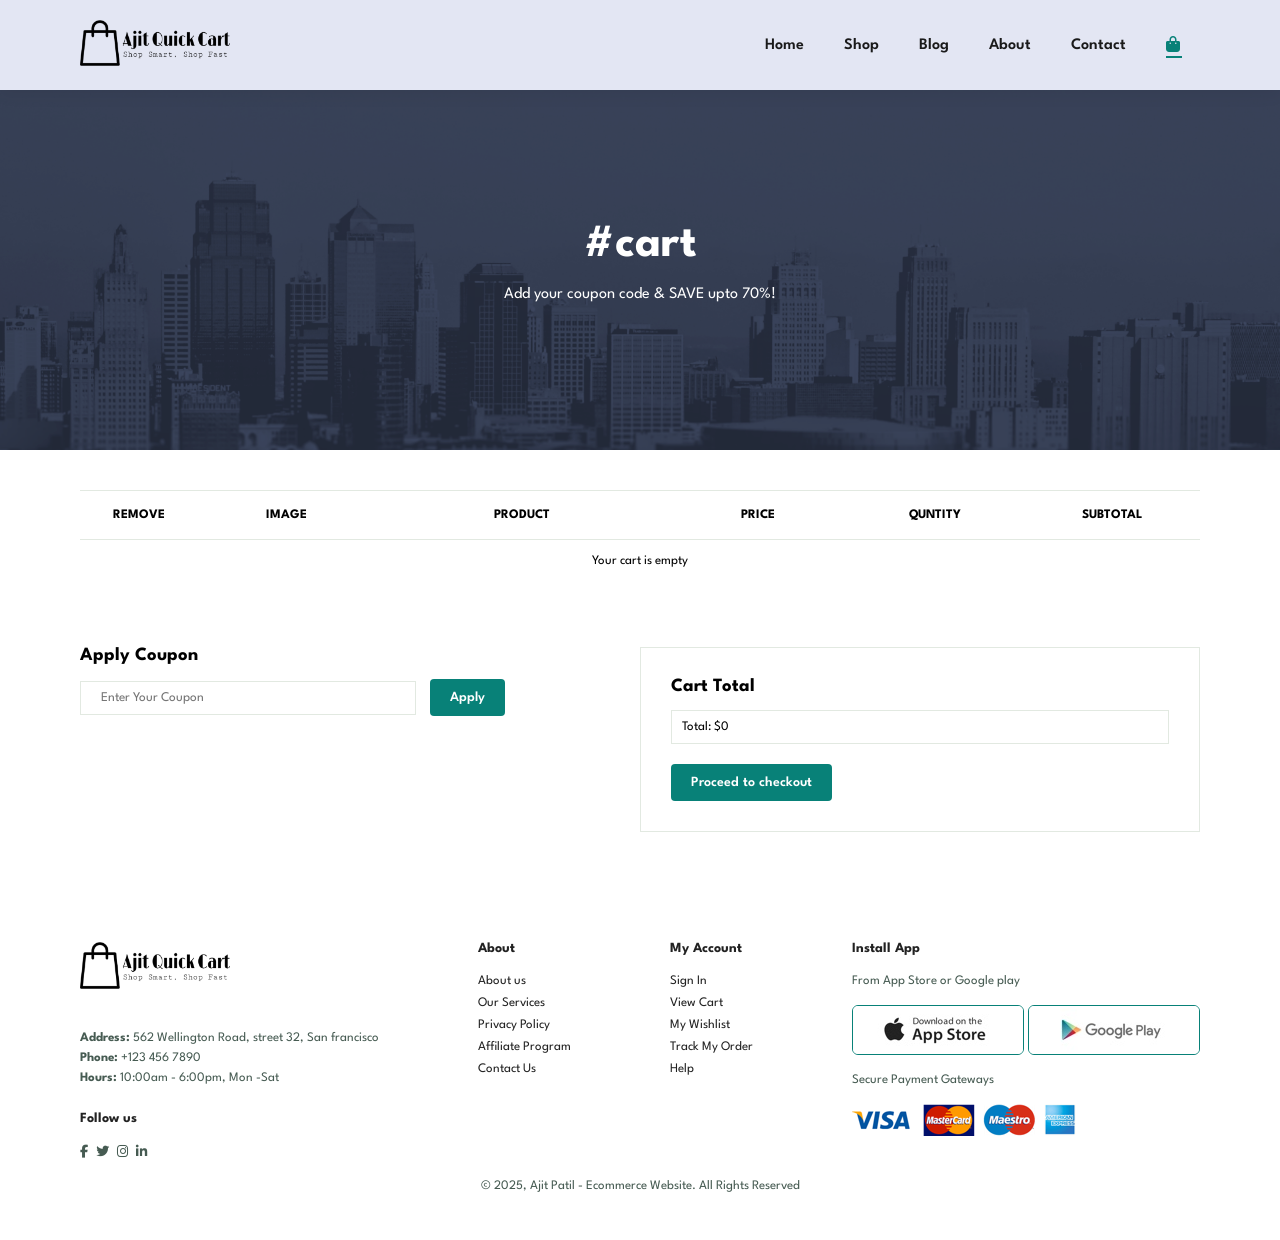
<file: cart.html>
<!DOCTYPE html>
<html lang="en">

<head>
    <meta charset="UTF-8" />
    <meta http-equiv="X-UA-Compatible" content="IE=edge" />
    <meta name="viewport" content="width=device-width, initial-scale=1.0" />
    <title>Ecommerce Website</title>
    <link href="https://cdnjs.cloudflare.com/ajax/libs/font-awesome/6.5.0/css/all.min.css" rel="stylesheet" />

    <link rel="stylesheet" href="style.css" />
</head>

<body>
    <section id="header">
        <a href="index.html"><img src="Quick cart.png" alt="" class="logo" width="150px" /></a>
        <div>
            <ul id="navbar">
                <li><a href="index.html">Home</a></li>
                <li><a href="shop.html">Shop</a></li>
                <li><a href="blog.html">Blog</a></li>
                <li><a href="about.html">About</a></liclass="active">
                <li><a href="contact.html">Contact</a></li>
                <li id="lg-bag">
                    <a class="active" href="cart.html"><i class="fa-solid fa-bag-shopping"></i></a>
                </li>
                <a href="#" id="close"><i class="fa-solid fa-xmark"></i></a>
            </ul>
        </div>
        <div id="mobile">
            <a href=""><i class="fa-solid fa-bag-shopping"></i></a>
            <i id="bar" class="fas fa-outdent"></i>
        </div>
    </section>
    <section id="page-header" class="about-header">
        <h2>#cart</h2>
        <p>Add your coupon code & SAVE upto 70%!</p>
    </section>
    <section id="cart" class="section-p1">
        <table width="100%" id="cart-table">
            <thead>
                <tr>
                    <td>Remove</td>
                    <td>Image</td>
                    <td>Product</td>
                    <td>Price</td>
                    <td>Quntity</td>
                    <td>Subtotal</td>
                </tr>
            </thead>
            <tbody id="cart-items">
                <!--  <tr>
                <td><a href="#"><i class="fa-regular fa-circle-xmark"></i></a></td>
                <td><img src="img/products/f1.jpg" alt=""></td>
                <td>Cartoon Astronaut T-Shirts</td>
                <td>$118.19</td>
                <td><input type="number" value="1"></td>
                <td>$118.19</td>
            </tr>
            <tr>
                <td><a href="#"><i class="fa-regular fa-circle-xmark"></i></a></td>
                <td><img src="img/products/f2.jpg" alt=""></td>
                <td>Cartoon Astronaut T-Shirts</td>
                <td>$118.19</td>
                <td><input type="number" value="1"></td>
                <td>$118.19</td>
            </tr>
            <tr>
                <td><a href="#"><i class="fa-regular fa-circle-xmark"></i></a></td>
                <td><img src="img/products/f3.jpg" alt=""></td>
                <td>Cartoon Astronaut T-Shirts</td>
                <td>$118.19</td>
                <td><input type="number" value="1"></td>
                <td>$118.19</td>
            </tr> -->
            </tbody>
        </table>

    </section>

    <section id="card-add" class="section-p1">
        <div id="coupon">
            <h3>Apply Coupon</h3>
            <div>
                <input type="text" placeholder="Enter Your Coupon">
                <button class="normal">Apply</button>
            </div>
        </div>
        <div id="subtotal">
            <h3>Cart Total</h3>
            <table>
                <tr>
                    <td>Cart Subtotal</td>
                    <td>$ 335</td>
                </tr>
                <tr>
                    <td>Shipping</td>
                    <td>Free</td>
                </tr>
                <tr>
                    <td><Strong>Total</Strong></td>
                    <td><Strong>$ 335</Strong></td>
                </tr>
            </table>
            <button class="normal">Proceed to checkout</button>
        </div>
    </section>

    <footer class="section-p1">
        <div class="col">
            <a href="index.html"><img src="Quick cart.png" alt="" class="logo" width="150px" /></a>
            <p>
                <strong>Address: </strong>562 Wellington Road, street 32, San
                francisco
            </p>
            <p><strong>Phone: </strong>+123 456 7890</p>
            <p><strong>Hours: </strong> 10:00am - 6:00pm, Mon -Sat</p>
            <div class="follow">
                <h4>Follow us</h4>
                <div class="icon">
                    <a href="#"><i class="fab fa-facebook-f"></i></a>
                    <a href="#"><i class="fab fa-twitter"></i></a>
                    <a href="#"><i class="fab fa-instagram"></i></a>
                    <a href="#"><i class="fab fa-linkedin-in"></i></a>
                </div>
            </div>
        </div>
        <div class="col">
            <h4>About</h4>
            <a href="./about.html">About us</a>
            <a href="shop.html">Our Services</a>
            <a href="contact.html">Privacy Policy</a>
            <a href="blog.html">Affiliate Program</a>
            <a href="contact.html">Contact Us</a>
        </div>
        <div class="col">
            <h4>My Account</h4>
            <a href="#">Sign In</a>
            <a href="cart.html">View Cart</a>
            <a href="#">My Wishlist</a>
            <a href="cart.html">Track My Order</a>
            <a href="contact.html">Help</a>
        </div>
        <div class="col install">
            <h4>Install App</h4>
            <p>From App Store or Google play</p>
            <div class="row">
                <a href="#"><img src="./img/pay/app.jpg" alt="app-store" /></a>
                <a href="#"><img src="./img/pay/play.jpg" alt="play-store" /></a>
            </div>
            <p>Secure Payment Gateways</p>
            <img src="img/pay/pay.png" alt="payment" />
        </div>
        <div class="copyright">
            <p>&copy; 2025, Ajit Patil - Ecommerce Website. All Rights Reserved</p>
        </div>
    </footer>

    <script>
        window.onload = function () {
            // Get the cart from localStorage
            const cart = JSON.parse(localStorage.getItem('cart')) || [];
            const cartItemsContainer = document.getElementById('cart-items');
            const cartTotalContainer = document.getElementById('subtotal').querySelector('table');

            if (cart.length === 0) {
                cartItemsContainer.innerHTML = '<tr><td colspan="6">Your cart is empty</td></tr>';
                cartTotalContainer.innerHTML = '<tr><td colspan="2">Total: $0</td></tr>';
                return;
            }

            // Loop through each cart item and display it in the table
            cartItemsContainer.innerHTML = ''; // Clear the existing table rows
            cart.forEach(item => {
                const row = document.createElement('tr');
                row.innerHTML = `
            <td><a href="#" class="remove-item" data-product-id="${item.id}"><i class="fa-regular fa-circle-xmark"></i></a></td>
            <td><img src="${item.image}" alt="${item.name}"></td>
            <td>${item.name}</td>
            <td>$${item.price}</td>
            <td><input type="number" value="${item.quantity}" min="1" class="update-quantity" data-product-id="${item.id}"></td>
            <td>$${(item.price * item.quantity).toFixed(2)}</td>
        `;
                cartItemsContainer.appendChild(row);
            });

            // Recalculate the total price
            updateCartTotal(cart);

            // Add event listeners for quantity change
            const quantityInputs = document.querySelectorAll('.update-quantity');
            quantityInputs.forEach(input => {
                input.addEventListener('input', function () {
                    const productId = this.getAttribute('data-product-id');
                    const newQuantity = parseInt(this.value);
                    updateCartQuantity(productId, newQuantity);
                });
            });

            // Add event listener for remove item
            const removeButtons = document.querySelectorAll('.remove-item');
            removeButtons.forEach(button => {
                button.addEventListener('click', function (event) {
                    event.preventDefault();
                    const productId = this.getAttribute('data-product-id');
                    removeItemFromCart(productId);
                });
            });
        }

        // Function to update the cart total
        function updateCartTotal(cart) {
            let subtotal = 0;
            cart.forEach(item => {
                subtotal += item.price * item.quantity;
            });

            const shipping = 0; // Add shipping fee if applicable
            const total = subtotal + shipping;

            // Update the cart totals in the HTML
            const cartTotalContainer = document.getElementById('subtotal').querySelector('table');
            cartTotalContainer.innerHTML = `
        <tr><td>Cart Subtotal</td><td>$${subtotal.toFixed(2)}</td></tr>
        <tr><td>Shipping</td><td>Free</td></tr>
        <tr><td><strong>Total</strong></td><td><strong>$${total.toFixed(2)}</strong></td></tr>
    `;
        }


        function updateCartQuantity(productId, newQuantity) {
            const cart = JSON.parse(localStorage.getItem('cart')) || [];
            const product = cart.find(item => item.id === productId);
            if (product) {
                product.quantity = newQuantity;
                localStorage.setItem('cart', JSON.stringify(cart));
                location.reload(); // Reload the page to reflect the updated quantity
            }
        }


        function removeItemFromCart(productId) {
            let cart = JSON.parse(localStorage.getItem('cart')) || [];
            cart = cart.filter(item => item.id !== productId);
            localStorage.setItem('cart', JSON.stringify(cart));
            location.reload(); // Reload the page to reflect the updated cart
        }
        const couponButton = document.querySelector('#coupon button');
        couponButton.addEventListener('click', function () {
            const couponInput = document.querySelector('#coupon input').value;
            let discount = 0;
            if (couponInput === "2025") { // Sample coupon logic
                discount = 0.10; // 10% off
            }
            const cart = JSON.parse(localStorage.getItem('cart')) || [];
            updateCartTotalWithDiscount(cart, discount);
        });

        function updateCartTotalWithDiscount(cart, discount) {
            let subtotal = 0;
            cart.forEach(item => {
                subtotal += item.price * item.quantity;
            });

            const shipping = 0;
            const total = subtotal + shipping;
            const discountedTotal = total - (total * discount);

            // Update the cart totals in the HTML
            const cartTotalContainer = document.getElementById('subtotal').querySelector('table');
            cartTotalContainer.innerHTML = `
        <tr><td>Cart Subtotal</td><td>$${subtotal.toFixed(2)}</td></tr>
        <tr><td>Shipping</td><td>Free</td></tr>
        <tr><td><strong>Total</strong></td><td><strong>$${discountedTotal.toFixed(2)}</strong></td></tr>
    `;
        }

    </script>
    <script src="script.js"></script>
</body>

</html>
</file>
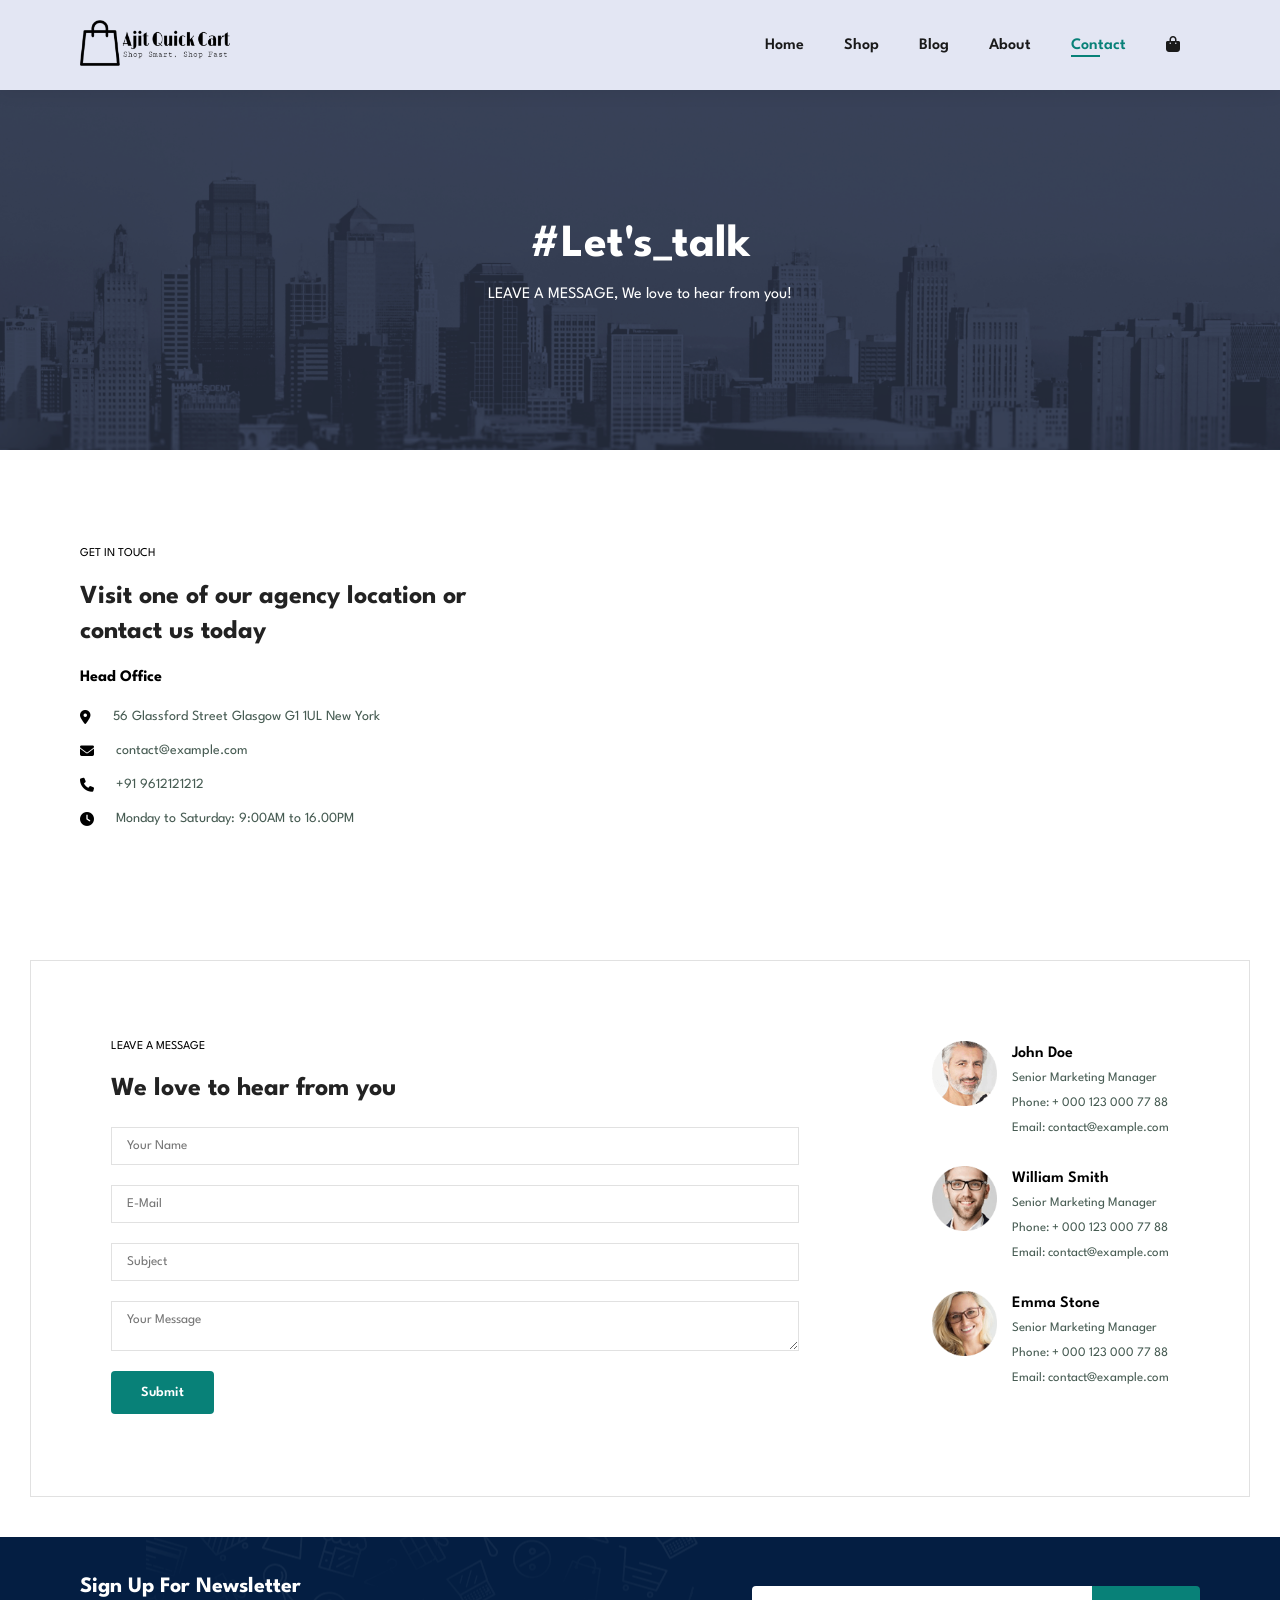
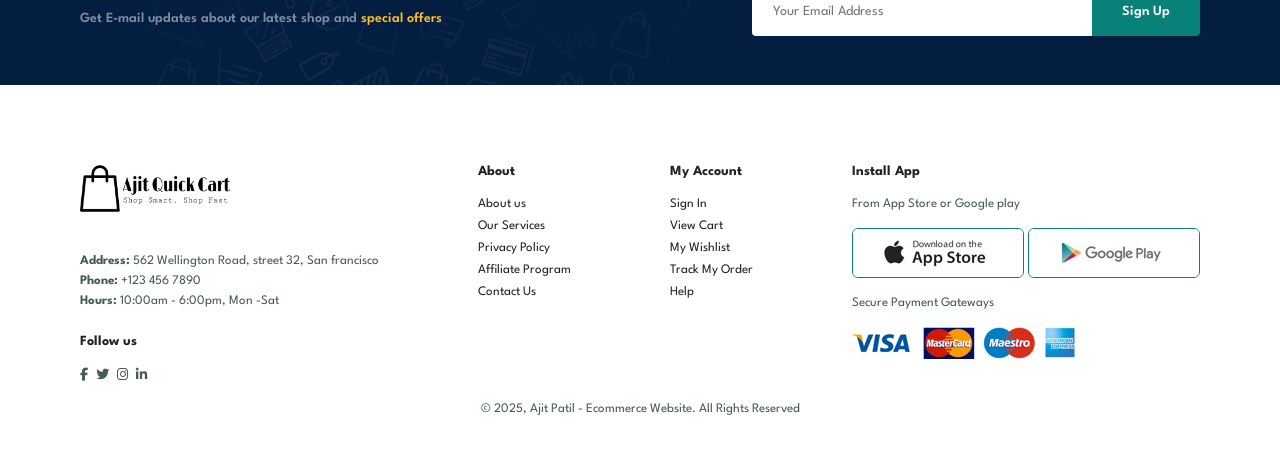
<file: contact.html>
<!DOCTYPE html>
<html lang="en">

<head>
    <meta charset="UTF-8" />
    <meta http-equiv="X-UA-Compatible" content="IE=edge" />
    <meta name="viewport" content="width=device-width, initial-scale=1.0" />
    <title>Ecommerce Website</title>
    <link href="https://cdnjs.cloudflare.com/ajax/libs/font-awesome/6.5.0/css/all.min.css" rel="stylesheet" />

    <link rel="stylesheet" href="style.css" />
</head>

<body>
    <section id="header">
        <a href="index.html"><img src="Quick cart.png" alt="" class="logo" width="150px" /></a>
        <div>
            <ul id="navbar">
                <li><a href="index.html">Home</a></li>
                <li><a href="shop.html">Shop</a></li>
                <li><a href="blog.html">Blog</a></li>
                <li><a href="about.html">About</a></liclass="active">
                <li><a class="active" href="contact.html">Contact</a></li>
                <li id="lg-bag">
                    <a href="cart.html"><i class="fa-solid fa-bag-shopping"></i></a>
                </li>
                <a href="#" id="close"><i class="fa-solid fa-xmark"></i></a>
            </ul>
        </div>
        <div id="mobile">
            <a href=""><i class="fa-solid fa-bag-shopping"></i></a>
            <i id="bar" class="fas fa-outdent"></i>
        </div>
    </section>
    <section id="page-header" class="about-header">
        <h2>#Let's_talk</h2>
        <p>LEAVE A MESSAGE, We love to hear from you!</p>
    </section>
    <section id="contact-details" class="section-p1">
        <div class="details">
            <span>GET IN TOUCH</span>
            <h2>Visit one of our agency location or contact us today</h2>
            <h3>Head Office</h3>
            <div>
                <li>
                    <i class="fa-solid fa-location-dot"></i>
                    <p>56 Glassford Street Glasgow G1 1UL New York</p>
                </li>
                <li>
                    <i class="fa-solid fa-envelope"></i>
                    <p>contact@example.com</p>
                </li>
                <li>
                    <i class="fa-solid fa-phone"></i>
                    <p>+91 9612121212</p>
                </li>
                <li>
                    <i class="fa-solid fa-clock"></i>
                    <p>Monday to Saturday: 9:00AM to 16.00PM</p>
                </li>
            </div>
        </div>
        <div class="map">
            <iframe
                src="https://www.google.com/maps/embed?pb=!1m18!1m12!1m3!1d3822.246887239283!2d74.2845322749176!3d16.66452448410454!2m3!1f0!2f0!3f0!3m2!1i1024!2i768!4f13.1!3m3!1m2!1s0x3bc0fe3c776ad665%3A0x9642921b5f544657!2sChhatrapati%20Rajaram%20Maharaj%20Airport%2C%20Kolhapur!5e0!3m2!1sen!2sin!4v1736671621588!5m2!1sen!2sin"
                width="600" height="450" style="border:0;" allowfullscreen="" loading="lazy"
                referrerpolicy="no-referrer-when-downgrade"></iframe>
        </div>
    </section>

    <section id="form-details">
        <form action="">
            <span>LEAVE A MESSAGE</span>
            <h2>We love to hear from you</h2>
            <input type="text" placeholder="Your Name">
            <input type="text" placeholder="E-Mail">
            <input type="text" placeholder="Subject">
            <textarea name="" id="" placeholder="Your Message"></textarea>
            <button class="normal">Submit</button>
        </form>
        <div class="people">
            <div>
                <img src="img/people/1.png" alt="">
                <p><span>John Doe</span> Senior Marketing Manager <br> Phone: + 000 123 000 77 88 <br> Email:
                    contact@example.com</p>
            </div>
            <div>
                <img src="img/people/2.png" alt="">
                <p><span>William Smith</span> Senior Marketing Manager <br> Phone: + 000 123 000 77 88 <br> Email:
                    contact@example.com</p>
            </div>
            <div>
                <img src="img/people/3.png" alt="">
                <p><span>Emma Stone</span> Senior Marketing Manager <br> Phone: + 000 123 000 77 88 <br> Email:
                    contact@example.com</p>
            </div>
        </div>
    </section>
    <section id="newsletter" class="section-p1 section-m1">
        <div class="newstext">
            <h4>Sign Up For Newsletter</h4>
            <p>
                Get E-mail updates about our latest shop and
                <span>special offers</span>
            </p>
        </div>
        <div class="form">
            <input type="text" placeholder="Your Email Address" />
            <button class="normal">Sign Up</button>
        </div>
    </section>


    <footer class="section-p1">
        <div class="col">
            <a href="index.html"><img src="Quick cart.png" alt="" class="logo" width="150px" /></a>
            <p>
                <strong>Address: </strong>562 Wellington Road, street 32, San
                francisco
            </p>
            <p><strong>Phone: </strong>+123 456 7890</p>
            <p><strong>Hours: </strong> 10:00am - 6:00pm, Mon -Sat</p>
            <div class="follow">
                <h4>Follow us</h4>
                <div class="icon">
                    <a href="#"><i class="fab fa-facebook-f"></i></a>
                    <a href="#"><i class="fab fa-twitter"></i></a>
                    <a href="#"><i class="fab fa-instagram"></i></a>
                    <a href="#"><i class="fab fa-linkedin-in"></i></a>
                </div>
            </div>
        </div>
        <div class="col">
            <h4>About</h4>
            <a href="#">About us</a>
            <a href="#">Our Services</a>
            <a href="#">Privacy Policy</a>
            <a href="#">Affiliate Program</a>
            <a href="#">Contact Us</a>
        </div>
        <div class="col">
            <h4>My Account</h4>
            <a href="#">Sign In</a>
            <a href="#">View Cart</a>
            <a href="#">My Wishlist</a>
            <a href="#">Track My Order</a>
            <a href="#">Help</a>
        </div>
        <div class="col install">
            <h4>Install App</h4>
            <p>From App Store or Google play</p>
            <div class="row">
                <a href="#"><img src="./img/pay/app.jpg" alt="app-store" /></a>
                <a href="#"><img src="./img/pay/play.jpg" alt="play-store" /></a>
            </div>
            <p>Secure Payment Gateways</p>
            <img src="img/pay/pay.png" alt="payment" />
        </div>
        <div class="copyright">
            <p>&copy; 2025, Ajit Patil - Ecommerce Website. All Rights Reserved</p>
        </div>
    </footer>

    <script src="script.js"></script>
</body>

</html>
</file>
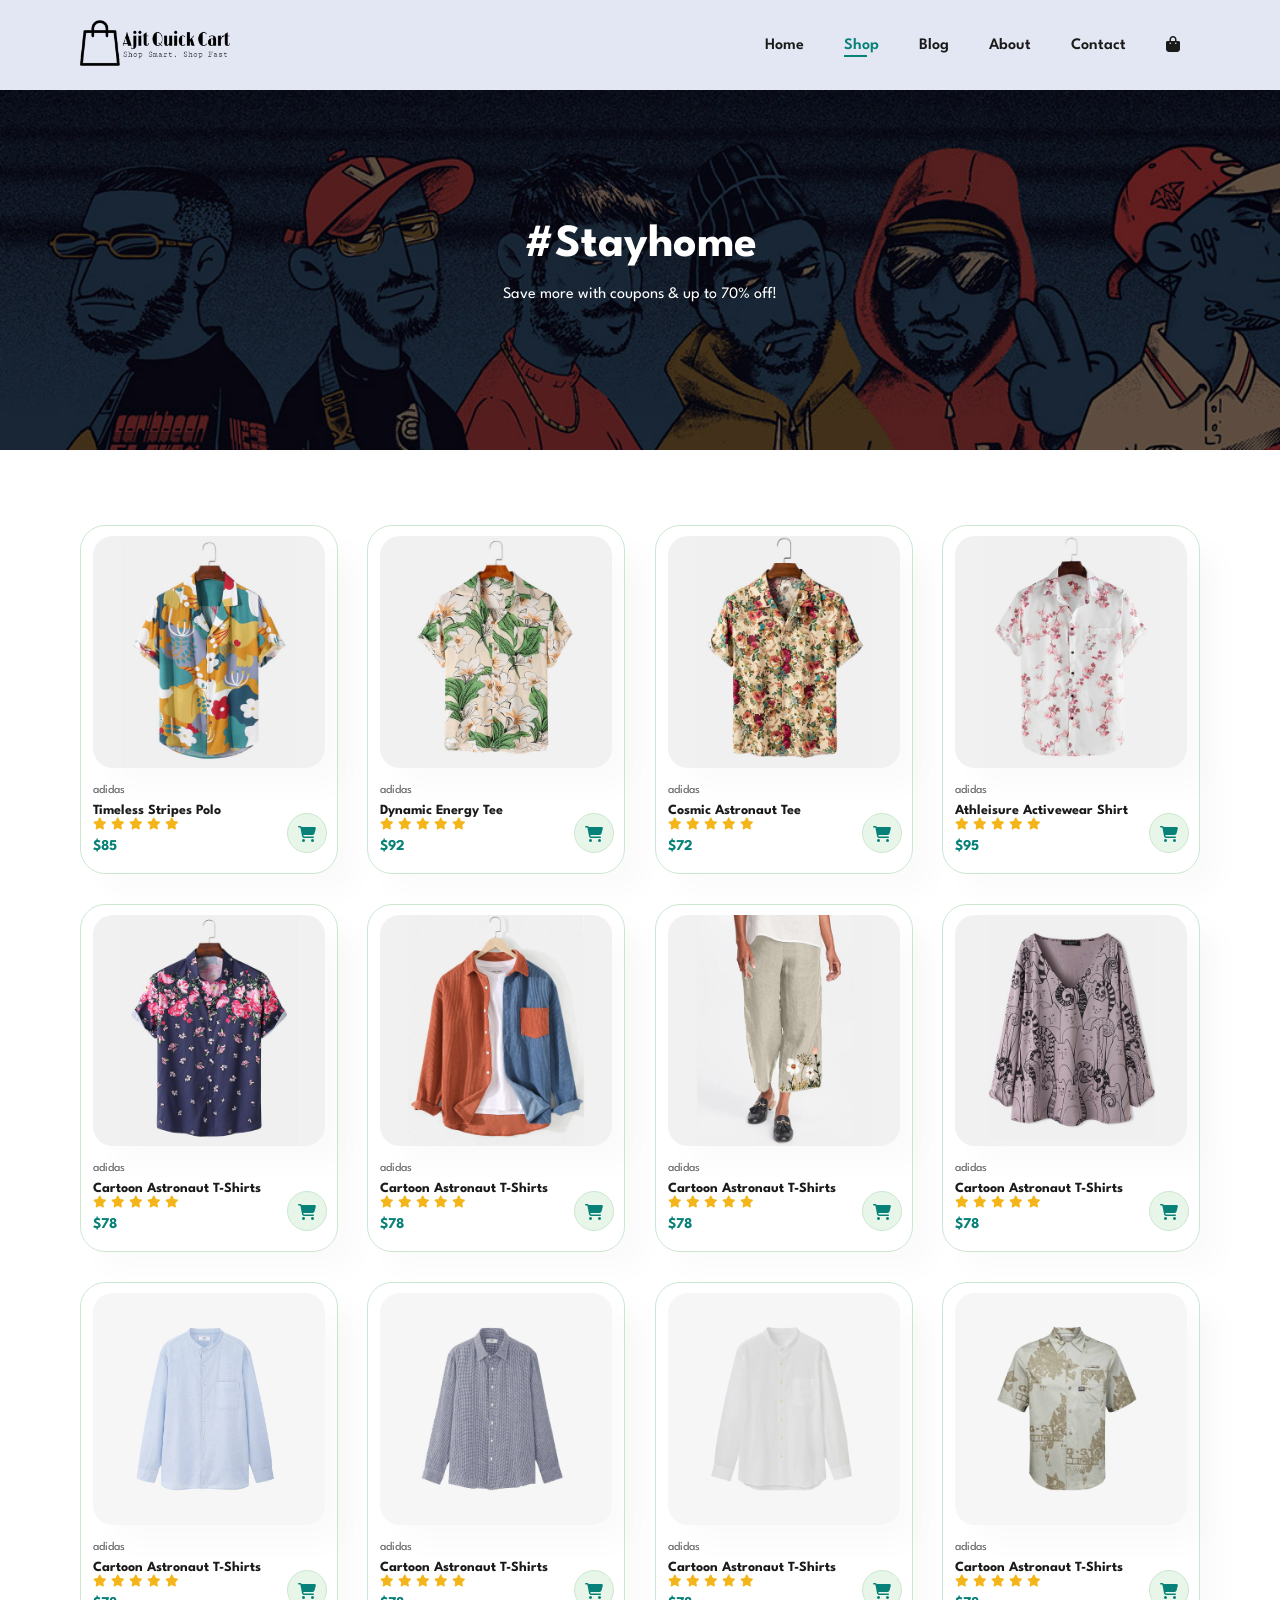
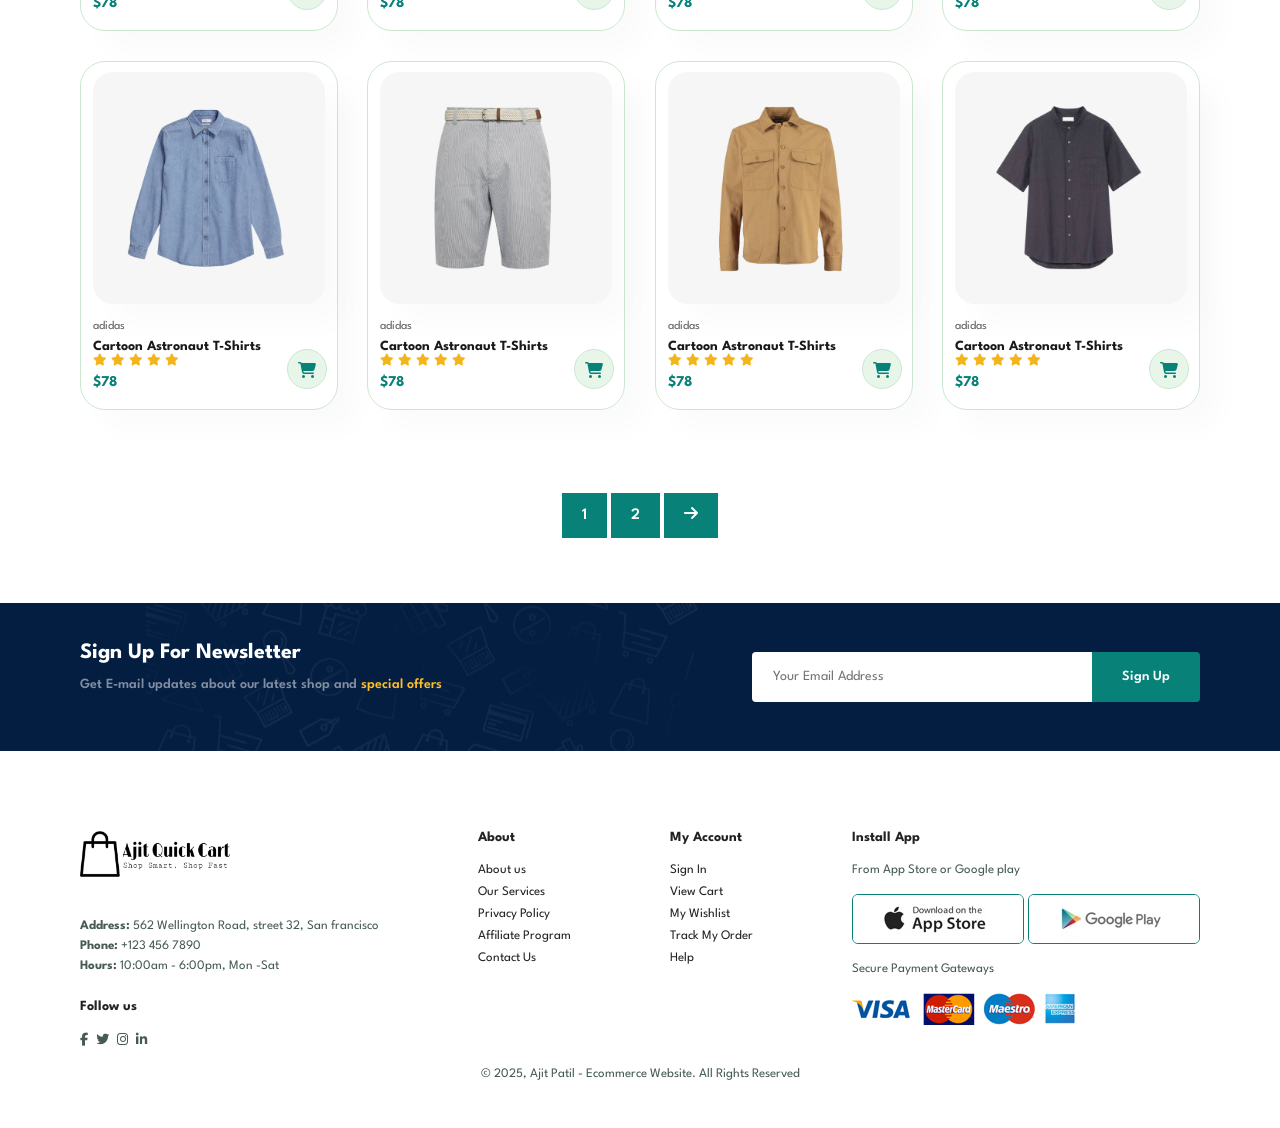
<file: shop.html>
<!DOCTYPE html>
<html lang="en">

<head>
  <meta charset="UTF-8" />
  <meta http-equiv="X-UA-Compatible" content="IE=edge" />
  <meta name="viewport" content="width=device-width, initial-scale=1.0" />
  <title>Ecommerce Website</title>
  <link href="https://cdnjs.cloudflare.com/ajax/libs/font-awesome/6.5.0/css/all.min.css" rel="stylesheet" />

  <link rel="stylesheet" href="style.css" />
</head>

<body>
  <section id="header">
    <a href="index.html"><img src="Quick cart.png" alt="" class="logo" width="150px" /></a>
    <div>
      <ul id="navbar">
        <li><a href="index.html">Home</a></li>
        <li><a class="active" href="shop.html">Shop</a></li>
        <li><a href="blog.html">Blog</a></li>
        <li><a href="about.html">About</a></li>
        <li><a href="contact.html">Contact</a></li>
        <li id="lg-bag">
          <a href="cart.html"><i class="fa-solid fa-bag-shopping"></i></a>
        </li>
        <a href="#" id="close"><i class="fa-solid fa-xmark"></i></a>
      </ul>
    </div>
    <div id="mobile">
      <a href=""><i class="fa-solid fa-bag-shopping"></i></a>
      <i id="bar" class="fas fa-outdent"></i>
    </div>
  </section>
  <section id="page-header">
    <h2>#Stayhome</h2>
    <p>Save more with coupons & up to 70% off!</p>
  </section>

  <section id="product1" class="section-p1">
    <div class="pro-container">
      <div class="pro" onclick="window.location.href='sproduct.html';">
        <img src="img/products/f1.jpg" alt="" />
        <div class="des">
          <span>adidas</span>
          <h5>Timeless Stripes Polo</h5>
          <div class="star">
            <i class="fas fa-star"></i>
            <i class="fas fa-star"></i>
            <i class="fas fa-star"></i>
            <i class="fas fa-star"></i>
            <i class="fas fa-star"></i>
          </div>
          <h4>$85</h4>
        </div>
        <a href="#" class="add-to-cart" data-product-id="9" data-product-name="Timeless Stripes Polo"
          data-product-price="85" data-product-image="img/products/f1.jpg"><i
            class="fa-regular fa-cart-shopping cart"></i></a>
      </div>
      <div class="pro" onclick="window.location.href='sproduct.html';">
        <img src="img/products/f2.jpg" alt="" />
        <div class="des">
          <span>adidas</span>
          <h5>Dynamic Energy Tee</h5>
          <div class="star">
            <i class="fas fa-star"></i>
            <i class="fas fa-star"></i>
            <i class="fas fa-star"></i>
            <i class="fas fa-star"></i>
            <i class="fas fa-star"></i>
          </div>
          <h4>$92</h4>
        </div>
        <a href="#"><i class="fa-regular fa-cart-shopping cart"></i></a>
      </div>
      <div class="pro" onclick="window.location.href='sproduct.html';">
        <img src="img/products/f3.jpg" alt="" />
        <div class="des">
          <span>adidas</span>
          <h5>Cosmic Astronaut Tee</h5>
          <div class="star">
            <i class="fas fa-star"></i>
            <i class="fas fa-star"></i>
            <i class="fas fa-star"></i>
            <i class="fas fa-star"></i>
            <i class="fas fa-star"></i>
          </div>
          <h4>$72</h4>
        </div>
        <a href="#"><i class="fa-regular fa-cart-shopping cart"></i></a>
      </div>
      <div class="pro" onclick="window.location.href='sproduct.html';">
        <img src="img/products/f4.jpg" alt="" />
        <div class="des">
          <span>adidas</span>
          <h5>Athleisure Activewear Shirt</h5>
          <div class="star">
            <i class="fas fa-star"></i>
            <i class="fas fa-star"></i>
            <i class="fas fa-star"></i>
            <i class="fas fa-star"></i>
            <i class="fas fa-star"></i>
          </div>
          <h4>$95</h4>
        </div>
        <a href="#"><i class="fa-regular fa-cart-shopping cart"></i></a>
      </div>
      <div class="pro">
        <img src="img/products/f5.jpg" alt="" />
        <div class="des">
          <span>adidas</span>
          <h5>Cartoon Astronaut T-Shirts</h5>
          <div class="star">
            <i class="fas fa-star"></i>
            <i class="fas fa-star"></i>
            <i class="fas fa-star"></i>
            <i class="fas fa-star"></i>
            <i class="fas fa-star"></i>
          </div>
          <h4>$78</h4>
        </div>
        <a href="#"><i class="fa-regular fa-cart-shopping cart"></i></a>
      </div>
      <div class="pro">
        <img src="img/products/f6.jpg" alt="" />
        <div class="des">
          <span>adidas</span>
          <h5>Cartoon Astronaut T-Shirts</h5>
          <div class="star">
            <i class="fas fa-star"></i>
            <i class="fas fa-star"></i>
            <i class="fas fa-star"></i>
            <i class="fas fa-star"></i>
            <i class="fas fa-star"></i>
          </div>
          <h4>$78</h4>
        </div>
        <a href="#"><i class="fa-regular fa-cart-shopping cart"></i></a>
      </div>
      <div class="pro">
        <img src="img/products/f7.jpg" alt="" />
        <div class="des">
          <span>adidas</span>
          <h5>Cartoon Astronaut T-Shirts</h5>
          <div class="star">
            <i class="fas fa-star"></i>
            <i class="fas fa-star"></i>
            <i class="fas fa-star"></i>
            <i class="fas fa-star"></i>
            <i class="fas fa-star"></i>
          </div>
          <h4>$78</h4>
        </div>
        <a href="#"><i class="fa-regular fa-cart-shopping cart"></i></a>
      </div>
      <div class="pro">
        <img src="img/products/f8.jpg" alt="" />
        <div class="des">
          <span>adidas</span>
          <h5>Cartoon Astronaut T-Shirts</h5>
          <div class="star">
            <i class="fas fa-star"></i>
            <i class="fas fa-star"></i>
            <i class="fas fa-star"></i>
            <i class="fas fa-star"></i>
            <i class="fas fa-star"></i>
          </div>
          <h4>$78</h4>
        </div>
        <a href="#"><i class="fa-regular fa-cart-shopping cart"></i></a>
      </div>

      <div class="pro">
        <img src="img/products/n1.jpg" alt="" />
        <div class="des">
          <span>adidas</span>
          <h5>Cartoon Astronaut T-Shirts</h5>
          <div class="star">
            <i class="fas fa-star"></i>
            <i class="fas fa-star"></i>
            <i class="fas fa-star"></i>
            <i class="fas fa-star"></i>
            <i class="fas fa-star"></i>
          </div>
          <h4>$78</h4>
        </div>
        <a href="#"><i class="fa-regular fa-cart-shopping cart"></i></a>
      </div>
      <div class="pro">
        <img src="img/products/n2.jpg" alt="" />
        <div class="des">
          <span>adidas</span>
          <h5>Cartoon Astronaut T-Shirts</h5>
          <div class="star">
            <i class="fas fa-star"></i>
            <i class="fas fa-star"></i>
            <i class="fas fa-star"></i>
            <i class="fas fa-star"></i>
            <i class="fas fa-star"></i>
          </div>
          <h4>$78</h4>
        </div>
        <a href="#"><i class="fa-regular fa-cart-shopping cart"></i></a>
      </div>
      <div class="pro">
        <img src="img/products/n3.jpg" alt="" />
        <div class="des">
          <span>adidas</span>
          <h5>Cartoon Astronaut T-Shirts</h5>
          <div class="star">
            <i class="fas fa-star"></i>
            <i class="fas fa-star"></i>
            <i class="fas fa-star"></i>
            <i class="fas fa-star"></i>
            <i class="fas fa-star"></i>
          </div>
          <h4>$78</h4>
        </div>
        <a href="#"><i class="fa-regular fa-cart-shopping cart"></i></a>
      </div>
      <div class="pro">
        <img src="img/products/n4.jpg" alt="" />
        <div class="des">
          <span>adidas</span>
          <h5>Cartoon Astronaut T-Shirts</h5>
          <div class="star">
            <i class="fas fa-star"></i>
            <i class="fas fa-star"></i>
            <i class="fas fa-star"></i>
            <i class="fas fa-star"></i>
            <i class="fas fa-star"></i>
          </div>
          <h4>$78</h4>
        </div>
        <a href="#"><i class="fa-regular fa-cart-shopping cart"></i></a>
      </div>
      <div class="pro">
        <img src="img/products/n5.jpg" alt="" />
        <div class="des">
          <span>adidas</span>
          <h5>Cartoon Astronaut T-Shirts</h5>
          <div class="star">
            <i class="fas fa-star"></i>
            <i class="fas fa-star"></i>
            <i class="fas fa-star"></i>
            <i class="fas fa-star"></i>
            <i class="fas fa-star"></i>
          </div>
          <h4>$78</h4>
        </div>
        <a href="#"><i class="fa-regular fa-cart-shopping cart"></i></a>
      </div>
      <div class="pro">
        <img src="img/products/n6.jpg" alt="" />
        <div class="des">
          <span>adidas</span>
          <h5>Cartoon Astronaut T-Shirts</h5>
          <div class="star">
            <i class="fas fa-star"></i>
            <i class="fas fa-star"></i>
            <i class="fas fa-star"></i>
            <i class="fas fa-star"></i>
            <i class="fas fa-star"></i>
          </div>
          <h4>$78</h4>
        </div>
        <a href="#"><i class="fa-regular fa-cart-shopping cart"></i></a>
      </div>
      <div class="pro">
        <img src="img/products/n7.jpg" alt="" />
        <div class="des">
          <span>adidas</span>
          <h5>Cartoon Astronaut T-Shirts</h5>
          <div class="star">
            <i class="fas fa-star"></i>
            <i class="fas fa-star"></i>
            <i class="fas fa-star"></i>
            <i class="fas fa-star"></i>
            <i class="fas fa-star"></i>
          </div>
          <h4>$78</h4>
        </div>
        <a href="#"><i class="fa-regular fa-cart-shopping cart"></i></a>
      </div>
      <div class="pro">
        <img src="img/products/n8.jpg" alt="" />
        <div class="des">
          <span>adidas</span>
          <h5>Cartoon Astronaut T-Shirts</h5>
          <div class="star">
            <i class="fas fa-star"></i>
            <i class="fas fa-star"></i>
            <i class="fas fa-star"></i>
            <i class="fas fa-star"></i>
            <i class="fas fa-star"></i>
          </div>
          <h4>$78</h4>
        </div>
        <a href="#"><i class="fa-regular fa-cart-shopping cart"></i></a>
      </div>
    </div>
  </section>

  <section id="pagination" class="section-p1">
    <a href="#">1</a>
    <a href="#">2</a>
    <a href="#"><i class="fa-solid fa-arrow-right"></i></a>
  </section>

  <section id="newsletter" class="section-p1 section-m1">
    <div class="newstext">
      <h4>Sign Up For Newsletter</h4>
      <p>
        Get E-mail updates about our latest shop and
        <span>special offers</span>
      </p>
    </div>
    <div class="form">
      <input type="text" placeholder="Your Email Address" />
      <button class="normal">Sign Up</button>
    </div>
  </section>
  <footer class="section-p1">
    <div class="col">
      <a href="index.html"><img src="Quick cart.png" alt="" class="logo" width="150px" /></a>
      <p>
        <strong>Address: </strong>562 Wellington Road, street 32, San
        francisco
      </p>
      <p><strong>Phone: </strong>+123 456 7890</p>
      <p><strong>Hours: </strong> 10:00am - 6:00pm, Mon -Sat</p>
      <div class="follow">
        <h4>Follow us</h4>
        <div class="icon">
          <a href="#"><i class="fab fa-facebook-f"></i></a>
          <a href="#"><i class="fab fa-twitter"></i></a>
          <a href="#"><i class="fab fa-instagram"></i></a>
          <a href="#"><i class="fab fa-linkedin-in"></i></a>
        </div>
      </div>
    </div>
    <div class="col">
      <h4>About</h4>
      <a href="./about.html">About us</a>
      <a href="shop.html">Our Services</a>
      <a href="contact.html">Privacy Policy</a>
      <a href="blog.html">Affiliate Program</a>
      <a href="contact.html">Contact Us</a>
    </div>
    <div class="col">
      <h4>My Account</h4>
      <a href="#">Sign In</a>
      <a href="cart.html">View Cart</a>
      <a href="#">My Wishlist</a>
      <a href="cart.html">Track My Order</a>
      <a href="contact.html">Help</a>
    </div>
    <div class="col install">
      <h4>Install App</h4>
      <p>From App Store or Google play</p>
      <div class="row">
        <a href="#"><img src="./img/pay/app.jpg" alt="app-store" /></a>
        <a href="#"><img src="./img/pay/play.jpg" alt="play-store" /></a>
      </div>
      <p>Secure Payment Gateways</p>
      <img src="img/pay/pay.png" alt="payment" />
    </div>
    <div class="copyright">
      <p>&copy; 2025, Ajit Patil - Ecommerce Website. All Rights Reserved</p>
    </div>
  </footer>

  <script src="script.js"></script>
</body>

</html>
</file>
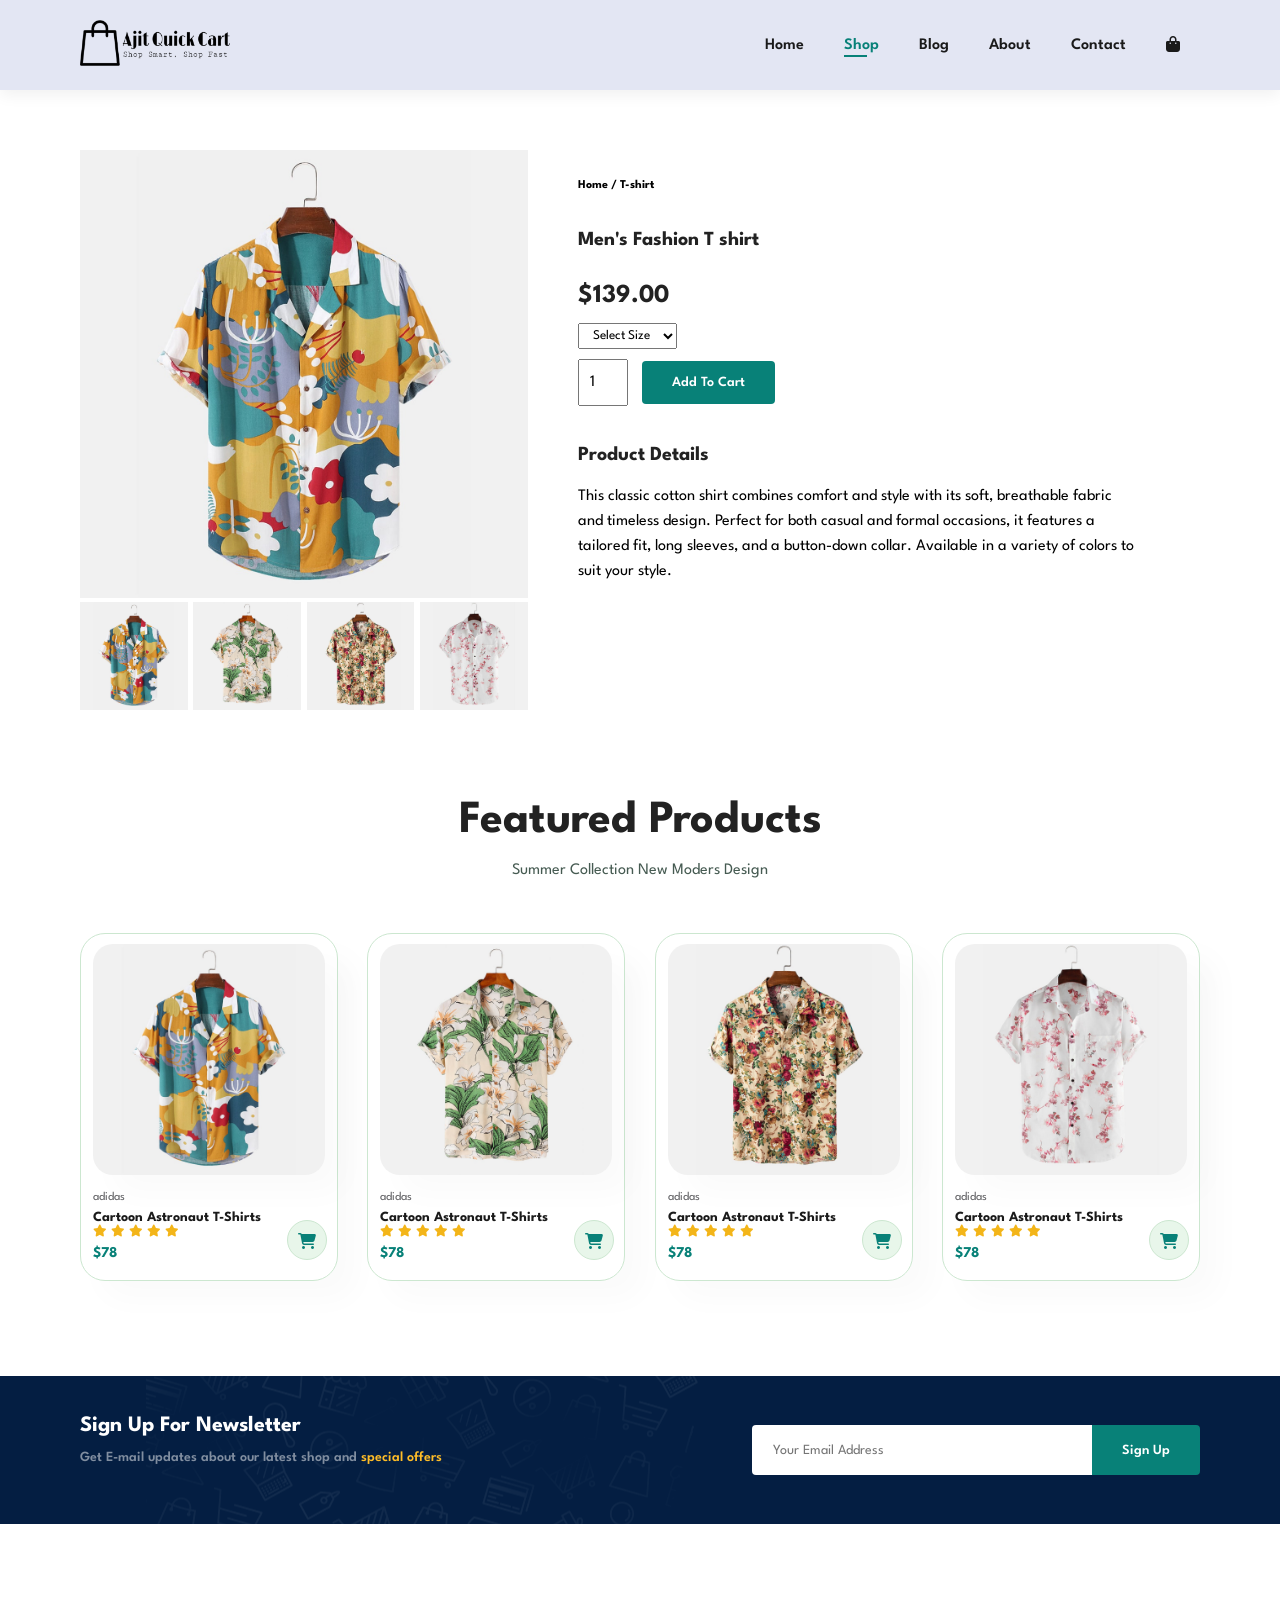
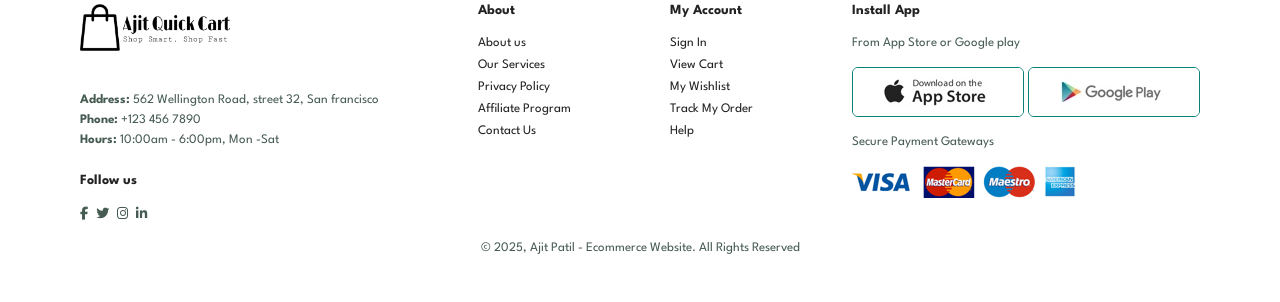
<file: sproduct.html>
<!DOCTYPE html>
<html lang="en">

<head>
    <meta charset="UTF-8" />
    <meta http-equiv="X-UA-Compatible" content="IE=edge" />
    <meta name="viewport" content="width=device-width, initial-scale=1.0" />
    <title>Ecommerce Website</title>
    <link href="https://cdnjs.cloudflare.com/ajax/libs/font-awesome/6.5.0/css/all.min.css" rel="stylesheet" />

    <link rel="stylesheet" href="style.css" />
</head>

<body>
    <section id="header">
        <a href="index.html"><img src="Quick cart.png" alt="" class="logo" width="150px" /></a>
        <div>
            <ul id="navbar">
                <li><a href="index.html">Home</a></li>
                <li><a class="active" href="shop.html">Shop</a></li>
                <li><a href="blog.html">Blog</a></li>
                <li><a href="about.html">About</a></li>
                <li><a href="contact.html">Contact</a></li>
                <li id="lg-bag">
                    <a href="cart.html"><i class="fa-solid fa-bag-shopping"></i></a>
                </li>
                <a href="#" id="close"><i class="fa-solid fa-xmark"></i></a>
            </ul>
        </div>
        <div id="mobile">
            <a href=""><i class="fa-solid fa-bag-shopping"></i></a>
            <i id="bar" class="fas fa-outdent"></i>
        </div>
    </section>
    <section id="prodetails" class="section-p1">
        <div class="single-pro-image">
            <img src="img/products/f1.jpg" width="100%" id="MainImg" alt="" />
            <div class="small-img-group">
                <div class="small-image-col">
                    <img src="img/products/f1.jpg" width="100%" class="small-img" alt="" />
                </div>
                <div class="small-image-col">
                    <img src="img/products/f2.jpg" width="100%" class="small-img" alt="" />
                </div>
                <div class="small-image-col">
                    <img src="img/products/f3.jpg" width="100%" class="small-img" alt="" />
                </div>
                <div class="small-image-col">
                    <img src="img/products/f4.jpg" width="100%" class="small-img" alt="" />
                </div>
            </div>
        </div>

        <div class="single-pro-details">
            <h6>Home / T-shirt</h6>
            <h4>Men's Fashion T shirt</h4>
            <h2>$139.00</h2>
            <select>
                <option>Select Size</option>
                <option>XL</option>
                <option>XX</option>
                <option>Small</option>
                <option>Large</option>
            </select>
            <input type="number" value="1" />
            <button class="normal add-to-cart" data-product-id="10" data-product-name="Cartoon Astronaut T-Shirts"
                data-product-price="78" data-product-image="img/products/f1.jpg">
                Add To Cart
            </button>
            <h4>Product Details</h4>
            <span>This classic cotton shirt combines comfort and style with its soft,
                breathable fabric and timeless design. Perfect for both casual and
                formal occasions, it features a tailored fit, long sleeves, and a
                button-down collar. Available in a variety of colors to suit your
                style.</span>
        </div>
    </section>
    <section id="product1" class="section-p1">
        <h2>Featured Products</h2>
        <p>Summer Collection New Moders Design</p>
        <div class="pro-container">
            <div class="pro">
                <img src="img/products/f1.jpg" alt="" />
                <div class="des">
                    <span>adidas</span>
                    <h5>Cartoon Astronaut T-Shirts</h5>
                    <div class="star">
                        <i class="fas fa-star"></i>
                        <i class="fas fa-star"></i>
                        <i class="fas fa-star"></i>
                        <i class="fas fa-star"></i>
                        <i class="fas fa-star"></i>
                    </div>
                    <h4>$78</h4>
                </div>
                <a href="#"><i class="fa-regular fa-cart-shopping cart"></i></a>
            </div>
            <div class="pro">
                <img src="img/products/f2.jpg" alt="" />
                <div class="des">
                    <span>adidas</span>
                    <h5>Cartoon Astronaut T-Shirts</h5>
                    <div class="star">
                        <i class="fas fa-star"></i>
                        <i class="fas fa-star"></i>
                        <i class="fas fa-star"></i>
                        <i class="fas fa-star"></i>
                        <i class="fas fa-star"></i>
                    </div>
                    <h4>$78</h4>
                </div>
                <a href="#"><i class="fa-regular fa-cart-shopping cart"></i></a>
            </div>
            <div class="pro">
                <img src="img/products/f3.jpg" alt="" />
                <div class="des">
                    <span>adidas</span>
                    <h5>Cartoon Astronaut T-Shirts</h5>
                    <div class="star">
                        <i class="fas fa-star"></i>
                        <i class="fas fa-star"></i>
                        <i class="fas fa-star"></i>
                        <i class="fas fa-star"></i>
                        <i class="fas fa-star"></i>
                    </div>
                    <h4>$78</h4>
                </div>
                <a href="#"><i class="fa-regular fa-cart-shopping cart"></i></a>
            </div>
            <div class="pro">
                <img src="img/products/f4.jpg" alt="" />
                <div class="des">
                    <span>adidas</span>
                    <h5>Cartoon Astronaut T-Shirts</h5>
                    <div class="star">
                        <i class="fas fa-star"></i>
                        <i class="fas fa-star"></i>
                        <i class="fas fa-star"></i>
                        <i class="fas fa-star"></i>
                        <i class="fas fa-star"></i>
                    </div>
                    <h4>$78</h4>
                </div>
                <a href="#"><i class="fa-regular fa-cart-shopping cart"></i></a>
            </div>
        </div>
    </section>

    <section id="newsletter" class="section-p1 section-m1">
        <div class="newstext">
            <h4>Sign Up For Newsletter</h4>
            <p>
                Get E-mail updates about our latest shop and
                <span>special offers</span>
            </p>
        </div>
        <div class="form">
            <input type="text" placeholder="Your Email Address" />
            <button class="normal">Sign Up</button>
        </div>
    </section>
    <footer class="section-p1">
        <div class="col">
            <a href="index.html"><img src="Quick cart.png" alt="" class="logo" width="150px" /></a>
            <p>
                <strong>Address: </strong>562 Wellington Road, street 32, San
                francisco
            </p>
            <p><strong>Phone: </strong>+123 456 7890</p>
            <p><strong>Hours: </strong> 10:00am - 6:00pm, Mon -Sat</p>
            <div class="follow">
                <h4>Follow us</h4>
                <div class="icon">
                    <a href="#"><i class="fab fa-facebook-f"></i></a>
                    <a href="#"><i class="fab fa-twitter"></i></a>
                    <a href="#"><i class="fab fa-instagram"></i></a>
                    <a href="#"><i class="fab fa-linkedin-in"></i></a>
                </div>
            </div>
        </div>
        <div class="col">
            <h4>About</h4>
            <a href="./about.html">About us</a>
            <a href="shop.html">Our Services</a>
            <a href="contact.html">Privacy Policy</a>
            <a href="blog.html">Affiliate Program</a>
            <a href="contact.html">Contact Us</a>
        </div>
        <div class="col">
            <h4>My Account</h4>
            <a href="#">Sign In</a>
            <a href="cart.html">View Cart</a>
            <a href="#">My Wishlist</a>
            <a href="cart.html">Track My Order</a>
            <a href="contact.html">Help</a>
        </div>
        <div class="col install">
            <h4>Install App</h4>
            <p>From App Store or Google play</p>
            <div class="row">
                <a href="#"><img src="./img/pay/app.jpg" alt="app-store" /></a>
                <a href="#"><img src="./img/pay/play.jpg" alt="play-store" /></a>
            </div>
            <p>Secure Payment Gateways</p>
            <img src="img/pay/pay.png" alt="payment" />
        </div>
        <div class="copyright">
            <p>&copy; 2025, Ajit Patil - Ecommerce Website. All Rights Reserved</p>
        </div>
    </footer>

    <script src="script.js"></script>
    <script>
        var MainImg = document.getElementById("MainImg");
        var smallimg = document.getElementsByClassName("small-img");
        /* smallimg[0].onclick = function(){
              MainImg.src = smallimg[0].src;
          }
          smallimg[1].onclick = function(){
              MainImg.src = smallimg[1].src;
          }
          smallimg[2].onclick = function(){
              MainImg.src = smallimg[2].src;
          }
          smallimg[3].onclick = function(){
              MainImg.src = smallimg[3].src;
          } */

        for (var i = 0; i < smallimg.length; i++) {
            smallimg[i].onclick = function () {
                MainImg.src = this.src;
            };
        }
    </script>
</body>

</html>
</file>
<file: style.css>
@import url("https://fonts.googleapis.com/css2?family=Spartan:wght@100;200;300;400;500;600;700;800;900&display=swap");
* {
  margin: 0;
  padding: 0;
  box-sizing: border-box;
  font-family: "Spartan", sans-serif;
}

html {
  scroll-behavior: smooth;
}

/* Global Styles */

h1 {
  font-size: 50px;
  line-height: 64px;
  color: #222;
}

h2 {
  font-size: 46px;
  line-height: 54px;
  color: #222;
}

h4 {
  font-size: 20px;
  color: #222;
}

h6 {
  font-weight: 700;
  font-size: 12px;
}

p {
  font-size: 16px;
  color: #465b52;
  margin: 15px 0 20px 0;
}

.section-p1 {
  padding: 40px 80px;
}

.section-m1 {
  margin: 40px 0;
}
button.normal {
  font-size: 14px;
  font-weight: 600;
  padding: 15px 30px;
  color: #000;
  background-color: #fff;
  border-radius: 4px;
  cursor: pointer;
  border: none;
  outline: none;
  transition: 0.2s;
}
button.white {
  font-size: 13px;
  font-weight: 600;
  padding: 11px 18px;
  color: #fff;
  background-color: transparent;

  cursor: pointer;
  border: 1px solid #fff;
  outline: none;
  transition: 0.2s;
}

body {
  width: 100%;
}

/* Header Start */

#header {
  display: flex;
  align-items: center;
  justify-content: space-between;
  padding: 20px 80px;
  background: #e3e6f3;
  box-shadow: 0 5px 15px rgba(0, 0, 0, 0.06);
  z-index: 999;
  position: sticky;
  top: 0;
  left: 0;
}

#navbar {
  display: flex;
  align-items: center;
  justify-content: center;
}
#navbar li {
  list-style: none;
  padding: 0 20px;
  position: relative;
}
#navbar li a {
  text-decoration: none;
  font-size: 16px;
  font-weight: 600;
  color: #1a1a1a;
  transition: 0.3s ease;
}
#navbar li a:hover,
#navbar li a.active {
  color: #088178;
}
#navbar li a.active::after,
#navbar li a:hover::after {
  content: "";
  width: 30%;
  height: 2px;
  background-color: #088178;
  position: absolute;
  bottom: -4px;
  left: 20px;
}
#mobile {
  display: none;
  align-items: center;
}
#close {
  display: none;
}
/* Home Page start */
#hero {
  background-image: url(img/hero4.png);
  height: 90vh;
  width: 100%;
  background-size: cover;
  background-position: top 25% right 0%;
  padding: 0 80px;
  display: flex;
  flex-direction: column;
  align-items: flex-start;
  justify-content: center;
}
#hero h4 {
  padding-bottom: 15px;
}
#hero h1 {
  color: #088178;
}
#hero button {
  background-image: url(img/button.png);
  background-color: transparent;
  color: #088178;
  border: 0;
  padding: 14px 80px 14px 65px;
  background-repeat: no-repeat;
  cursor: pointer;
  font-weight: 700;
  font-size: 15px;
}

/* Feature Section */
#feature {
  display: flex;
  align-items: center;
  justify-content: space-between;
  flex-wrap: wrap;
}
#feature .fe-box {
  width: 180px;
  text-align: center;
  padding: 25px 15px;
  box-shadow: 20px 20px 30px rgba(0, 0, 0, 0.03);
  border: 1px solid #cce7d0;
  border-radius: 4px;
  margin: 15px 0;
}
#feature .fe-box:hover {
  box-shadow: 10px 10px 54px rgba(70, 62, 221, 0.1);
}
#feature .fe-box img {
  width: 100%;
  margin-bottom: 10px;
}
#feature .fe-box h6 {
  padding: 9px 8px 6px 8px;
  line-height: 1;
  border-radius: 4px;
  color: #088178;
  background-color: #fddde4;
}
#feature .fe-box:nth-child(2) h6 {
  background-color: #cdebbc;
}
#feature .fe-box:nth-child(3) h6 {
  background-color: #d1e8f2;
}
#feature .fe-box:nth-child(4) h6 {
  background-color: #cdd4f8;
}
#feature .fe-box:nth-child(5) h6 {
  background-color: #f6dbf6;
}
#feature .fe-box:nth-child(6) h6 {
  background-color: #fff2e5;
}
#product1 {
  text-align: center;
}
#product1 .pro-container {
  display: flex;
  justify-content: space-between;
  padding-top: 20px;
  flex-wrap: wrap;
}
#product1 .pro {
  width: 23%;
  min-width: 250px;
  padding: 10px 12px;
  border: 1px solid #cce7d0;
  border-radius: 25px;
  cursor: pointer;
  box-shadow: 20px 20px 30px rgba(0, 0, 0, 0.02);
  margin: 15px 0;
  transition: 0.2s ease;
  position: relative;
}
#product1 .pro:hover {
  box-shadow: 20px 20px 30px rgba(0, 0, 0, 0.06);
}
#product1 .pro img {
  width: 100%;
  border-radius: 20px;
  box-shadow: 20px 20px 30px rgba(0, 0, 0, 0.02);
}
#product1 .pro .des {
  text-align: start;
  padding: 10px 0;
}
#product1 .pro .des span {
  color: #606063;
  font-size: 12px;
}
#product1 .pro .des h5 {
  padding-top: 7px;
  color: #1a1a1a;
  font-size: 14px;
}
#product1 .pro .des i {
  font-size: 12px;
  color: rgb(243, 181, 25);
}
#product1 .pro .des h4 {
  padding-top: 7px;
  color: #088178;
  font-size: 15px;
  font-weight: 700;
}
#product1 .pro .cart {
  width: 40px;
  height: 40px;
  line-height: 40px;
  border-radius: 50px;
  background-color: #e8f6ea;
  font-weight: 600;
  color: #088178;
  border: 1px solid #cce7d0;
  position: absolute;
  bottom: 20px;
  right: 10px;
}

/* Banner start */
#banner {
  display: flex;
  flex-direction: column;
  align-items: center;
  justify-content: center;
  text-align: center;
  background-image: url(img/banner/b2.jpg);
  width: 100%;
  height: 40vh;
  background-size: cover;
  background-position: center;
}
#banner h4 {
  color: #fff;
  font-size: 16px;
}
#banner h2 {
  color: #fff;
  font-size: 30px;
  padding: 10px 0;
}
#banner h2 span {
  color: #ef3636;
}
#banner button:hover {
  background-color: #088178;
  color: #fff;
}
#sm-banner {
  display: flex;
  justify-content: space-between;
  flex-wrap: wrap;
}
#sm-banner .banner-box {
  display: flex;
  flex-direction: column;
  align-items: flex-start;
  justify-content: center;
  background-image: url(img/banner/b17.jpg);
  min-width: 670px;
  height: 50vh;
  background-size: cover;
  background-position: center;
  padding: 30px;
}
#sm-banner .banner-box2 {
  background-image: url(img/banner/b10.jpg);
}
#sm-banner h4 {
  color: #fff;
  font-size: 20px;
  font-weight: 300;
}
#sm-banner h2 {
  color: #fff;
  font-size: 28px;
  font-weight: 800;
}
#sm-banner span {
  color: #fff;
  font-size: 14px;
  font-weight: 500;
  padding-bottom: 15px;
}
#sm-banner .banner-box:hover button {
  background-color: #088178;
  border: 1px solid #088178;
}
#banner3 {
  display: flex;
  justify-content: space-between;
  flex-wrap: wrap;
  padding: 0 80px;
}
#banner3 .banner-box {
  display: flex;
  flex-direction: column;
  align-items: flex-start;
  justify-content: center;
  background-image: url(img/banner/b7.jpg);
  min-width: 30%;
  height: 30vh;
  background-size: cover;
  background-position: center;
  padding: 20px;
  margin-bottom: 20px;
}
#banner3 .banner-box2 {
  background-image: url(img/banner/b4.jpg);
}
#banner3 .banner-box3 {
  background-image: url(img/banner/b18.jpg);
}
#banner3 h2 {
  color: #fff;
  font-size: 22px;
  font-weight: 900;
}
#banner3 h3 {
  color: #ec544e;
  font-size: 15px;
  font-weight: 800;
}

/* Newsletter start */
#newsletter {
  display: flex;
  justify-content: space-between;
  flex-wrap: wrap;
  align-items: center;
  background-image: url(img/banner/b14.png);
  background-repeat: no-repeat;
  background-position: 20% 30%;
  background-color: #041e42;
}
#newsletter h4 {
  color: #fff;
  font-size: 22px;
  font-weight: 700;
}
#newsletter p {
  color: #818ea0;
  font-size: 14px;
  font-weight: 600;
}
#newsletter p span {
  color: #ffbd27;
}
#newsletter .form {
  display: flex;
  width: 40%;
}
#newsletter input {
  height: 3.125rem;
  padding: 0 1.25rem;
  font-size: 14px;
  width: 100%;
  border: 1px solid transparent;
  border-radius: 4px;
  outline: none;
  border-top-right-radius: 0;
  border-bottom-right-radius: 0;
}
#newsletter button {
  background-color: #088178;
  color: #fff;
  white-space: nowrap;
  border-top-left-radius: 0;
  border-bottom-left-radius: 0;
}

/* Footer start */
footer {
  display: flex;
  justify-content: space-between;
  flex-wrap: wrap;
}
footer .col {
  display: flex;
  flex-direction: column;
  align-items: flex-start;
  margin-bottom: 20px;
}
footer .logo {
  margin-bottom: 30px;
}
footer h4 {
  font-size: 14px;
  padding-bottom: 20px;
}
footer p {
  font-size: 13px;
  margin: 0 0 8px 0;
}
footer a {
  text-decoration: none;
  color: #222;
  font-size: 13px;
  margin-bottom: 10px;
}
footer .follow {
  margin-top: 20px;
}
footer .follow i {
  color: #465b52;
  padding-right: 4px;
  cursor: pointer;
}
footer .install .row img {
  border: 1px solid #088178;
  border-radius: 6px;
}
footer .install img {
  margin: 10px 0 15px 0;
}
footer .follow i:hover,
footer a:hover {
  color: #088178;
}
footer .copyright {
  width: 100%;
  text-align: center;
}

/* shop page */
#page-header {
  background-image: url(img/banner/b1.jpg);
  width: 100%;
  height: 40vh;
  background-size: cover;
  display: flex;
  justify-content: center;
  text-align: center;
  flex-direction: column;
  padding: 14px;
}
#page-header h2,
#page-header p {
  color: #fff;
}
#pagination {
  text-align: center;
}
#pagination a {
  text-decoration: none;
  background-color: #088178;
  padding: 15px 20px;
  color: #fff;
  font-weight: 600;
}
#pagination a i {
  font-size: 16px;
  font-weight: 600;
}

/* single product */
#prodetails {
  display: flex;
  margin-top: 20px;
}
#prodetails .single-pro-image {
  width: 40%;
  margin-right: 50px;
}
.small-img-group {
  display: flex;
  justify-content: space-between;
}
.small-image-col {
  flex-basis: 24%;
  cursor: pointer;
}
#prodetails .single-pro-details {
  width: 50%;
  padding-top: 30px;
}
#prodetails .single-pro-details h4 {
  padding: 40px 0 20px 0;
}
#prodetails .single-pro-details h2 {
  font-size: 26px;
}
#prodetails .single-pro-details select {
  display: block;
  padding: 5px 10px;
  margin-bottom: 10px;
}
#prodetails .single-pro-details input {
  width: 50px;
  height: 47px;
  padding-left: 10px;
  font-size: 16px;
  margin-right: 10px;
}
#prodetails .single-pro-details input:focus {
  outline: none;
}
#prodetails .single-pro-details button {
  background-color: #088178;
  color: #fff;
}
#prodetails .single-pro-details span {
  line-height: 25px;
}

/* blog page */
#page-header.blog-header {
  background-image: url(img/banner/b19.jpg);
}
#blog {
  padding: 150px 150px 0 150px;
}
#blog .blog-box {
  display: flex;
  align-items: center;
  width: 100%;
  position: relative;
  padding-bottom: 90px;
}
#blog .blog-img {
  width: 50%;
  margin-right: 40px;
}
#blog img {
  width: 100%;
  height: 300px;
  object-fit: cover;
}
#blog .blog-details {
  width: 50%;
}
#blog .blog-details a {
  text-decoration: none;
  font-size: 11px;
  color: #000;
  font-weight: 700;
  position: relative;
  transition: 0.3s;
}
#blog .blog-details a::after {
  content: "";
  width: 50px;
  height: 1px;
  background-color: #000;
  position: absolute;
  top: 4px;
  right: -60px;
}
#blog .blog-details a:hover {
  color: #088178;
}
#blog .blog-details a:hover::after {
  background-color: #088178;
}
#blog .blog-box h1 {
  position: absolute;
  top: -40px;
  left: 0;
  font-size: 70px;
  font-weight: 700;
  color: #c9cbce;
  z-index: -9;
}

/* about page */
#page-header.about-header {
  background-image: url(img/about/banner.png);
}
#about-head {
  display: flex;
  align-items: center;
}
#about-head img {
  width: 50%;
  height: auto;
}
#about-head div {
  padding-left: 40px;
}
#about-app {
  text-align: center;
}
#about-app .video {
  width: 70%;
  height: 100%;
  margin: 30px auto 0 auto;
}
#about-app .video video {
  width: 100%;
  height: 100%;
  border-radius: 20px;
}
/* contact page  */

#contact-details {
  display: flex;
  align-items: center;
  justify-content: space-between;
}
#contact-details .details {
  width: 40%;
}
#contact-details .details span,
#form-details form span {
  font-size: 12px;
}
#contact-details .details h2,
#form-details form h2 {
  font-size: 26px;
  line-height: 35px;
  padding: 20px 0;
}
#contact-details .details h3 {
  font-size: 16px;
  padding-bottom: 15px;
}
#contact-details .details li {
  list-style: none;
  display: flex;
  padding: 10px 0;
}
#contact-details .details li i {
  font-size: 14px;
  padding-right: 22px;
}
#contact-details .details li p {
  margin: 0;
  font-size: 14px;
}
#contact-details .map {
  width: 55%;
  height: 400px;
}
#contact-details .map iframe {
  width: 100%;
  height: 100%;
}
#form-details {
  display: flex;
  justify-content: space-between;
  margin: 30px;
  padding: 80px;
  border: 1px solid #e1e1e1;
}
#form-details form {
  width: 65%;
  display: flex;
  flex-direction: column;
  align-items: flex-start;
}
#form-details form input,
#form-details form textarea {
  width: 100%;
  padding: 12px 15px;
  outline: none;
  margin-bottom: 20px;
  border: 1px solid #e1e1e1;
}
#form-details form button {
  background-color: #088178;
  color: #fff;
}
#form-details .people div {
  padding-bottom: 25px;
  display: flex;
  align-items: flex-start;
}
#form-details .people div img {
  width: 65px;
  height: 65px;
  object-fit: cover;
  margin-right: 15px;
}
#form-details .people div p {
  margin: 0;
  font-size: 13px;
  line-height: 25px;
}
#form-details .people div p span {
  display: block;
  font-size: 16px;
  font-weight: 600;
  color: #000;
}

/* cart page  */
#cart {
  overflow-x: auto;
}
#cart table {
  width: 100%;
  border-collapse: collapse;
  table-layout: fixed;
  white-space: nowrap;
}
#cart table img {
  width: 70px;
}
#cart table td:nth-child(1) {
  width: 100px;
  text-align: center;
}
#cart table td:nth-child(2) {
  width: 150px;
  text-align: center;
}
#cart table td:nth-child(3) {
  width: 250px;
  text-align: center;
}
#cart table td:nth-child(4) {
  width: 150px;
  text-align: center;
}
#cart table td:nth-child(5) {
  width: 150px;
  text-align: center;
}
#cart table td:nth-child(5) input {
  width: 70px;
  padding: 10px 5px 10px 15px;
}
#cart table td:nth-child(6) {
  width: 150px;
  text-align: center;
}
#cart table thead {
  border: 1px solid #e2e9e1;
  border-left: none;
  border-right: none;
}
#cart table thead td {
  font-weight: 700;
  text-transform: uppercase;
  font-size: 13px;
  padding: 18px 0;
}
#cart table tbody tr td {
  padding-top: 15px;
}
#cart table tbody td {
  font-size: 13px;
}
#card-add {
  display: flex;
  flex-wrap: wrap;
  justify-content: space-between;
}
#coupon {
  width: 50%;
  margin-bottom: 30px;
}
#coupon h3,
#subtotal h3 {
  padding-bottom: 15px;
}
#coupon input {
  padding: 10px 20px;
  outline: none;
  width: 60%;
  margin-right: 10px;
  border: 1px solid #e2e9e1;
}
#coupon button,
#subtotal button {
  background-color: #088178;
  color: #fff;
  padding: 12px 20px;
}
#subtotal {
  width: 50%;
  margin-bottom: 30px;
  border: 1px solid #e2e9e1;
  padding: 30px;
}
#subtotal table {
  border-collapse: collapse;
  width: 100%;
  margin-bottom: 20px;
}
#subtotal table td {
  width: 50%;
  border: 1px solid #e2e9e1;
  padding: 10px;
  font-size: 13px;
}

/* Start Media Query */
@media (max-width: 799px) {
  .section-p1 {
    padding: 40px 40px;
  }
  #navbar {
    display: flex;
    flex-direction: column;
    align-items: flex-start;
    justify-content: flex-start;
    position: fixed;
    top: 0;
    right: -300px;
    height: 100vh;
    width: 300px;
    background-color: #e3e6f3;
    box-shadow: 0 40px 60px rgba(0, 0, 0, 0.1);
    padding: 80px 0 0 10px;
    transition: 0.3s;
  }
  #navbar.active {
    right: 0px;
  }
  #navbar li {
    margin-bottom: 25px;
  }
  #mobile {
    display: flex;
    align-items: center;
  }
  #mobile i {
    color: #1a1a1a;
    font-size: 24px;
    padding-left: 20px;
  }
  #close {
    display: initial;
    position: absolute;
    top: 30px;
    left: 30px;
    color: #222;
    font-size: 24px;
  }
  #lg-bag {
    display: none;
  }
  #hero {
    height: 70vh;
    padding: 0 80px;
    background-position: top 30% right 30%;
  }
  #feature {
    justify-content: center;
  }
  #feature .fe-box {
    margin: 15px 15px;
  }
  #product1 .pro-container {
    justify-content: center;
  }
  #product1 .pro {
    margin: 15px;
  }
  #banner {
    height: 20vh;
  }
  #sm-banner .banner-box {
    min-width: 100%;
    height: 30vh;
  }
  #banner3 {
    padding: 0 40px;
  }
  #banner3 .banner-box {
    width: 28%;
  }
  #newsletter .form {
    width: 70%;
  }
  /* Contact Page */
  #form-details {
    padding: 40px;
  }
  #form-details form {
    width: 50%;
  }
}
@media (max-width: 477px) {
  .section-p1 {
    padding: 20px;
  }
  #header {
    padding: 20px 30px;
  }
  #hero h1 {
    font-size: 38px;
  }
  h2 {
    font-size: 32px;
  }
  #hero {
    padding: 0 20px;
    background-position: 55%;
  }
  #feature {
    justify-content: space-between;
  }
  #feature .fe-box {
    margin: 0px 0px 15px 0px;
    width: 155px;
  }
  #product1 .pro {
    width: 100%;
  }
  #banner {
    height: 40vh;
  }
  #sm-banner .banner-box {
    height: 40vh;
  }
  #sm-banner .banner-box2 {
    margin-top: 20px;
  }
  #banner3 {
    padding: 0 20px;
  }
  #banner3 .banner-box {
    width: 100%;
  }
  #newsletter .form {
    width: 100%;
  }
  #newsletter {
    padding: 40px 20px;
  }
  footer .copyright {
    text-align: start;
  }
  /* Single Product */
  #prodetails {
    display: flex;
    flex-direction: column;
  }
  #prodetails .single-pro-image {
    width: 100%;
    margin-right: 0px;
  }
  #prodetails .single-pro-details {
    width: 100%;
  }

  /* Blog Page */
  #blog {
    padding: 100px 20px 0 20px;
  }
  #blog .blog-box {
    display: flex;
    flex-direction: column;
    align-items: flex-start;
  }
  #blog .blog-img {
    width: 100%;
    margin-right: 40px;
    margin-bottom: 30px;
  }
  #blog .blog-details {
    width: 100%;
  }
  /* About Page */
  #about-head {
    flex-direction: column;
  }
  #about-head img {
    width: 100%;
    margin-bottom: 20px;
  }
  #about-head div {
    padding-left: 0px;
  }
  #about-app .video {
    width: 100%;
  }
  /* contact page */
  #contact-details {
    flex-direction: column;
  }
  #contact-details .details {
    width: 100%;
    margin-bottom: 30px;
  }
  #contact-details .map {
    width: 100%;
  }
  #form-details {
    flex-wrap: wrap;
    margin: 10px;
    padding: 30px 10px;
  }
  #form-details form {
    width: 100%;
    margin-bottom: 30px;
  }

  /* cart page */
  #card-add {
    flex-direction: column;
  }
  #coupon {
    width: 100%;
  }
  #subtotal {
    width: 100%;

    padding: 20px;
  }
}
</file>
